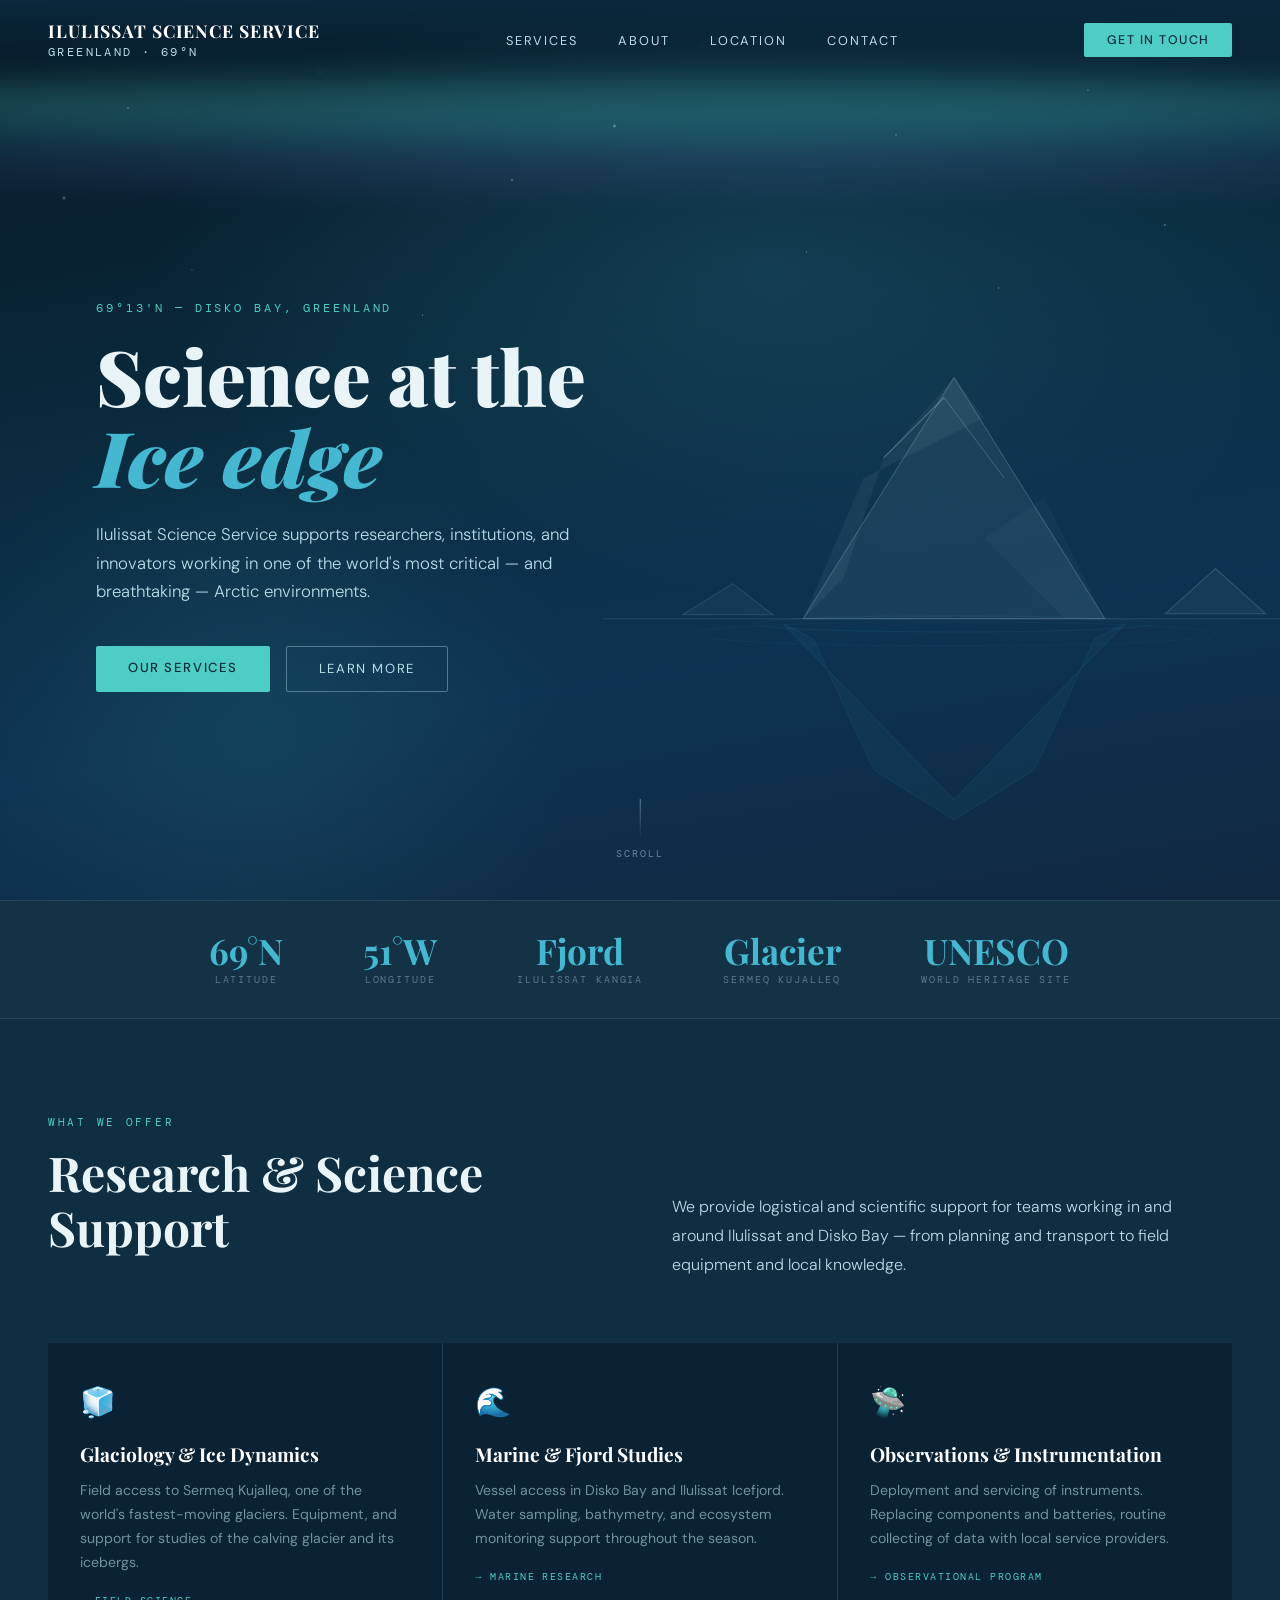
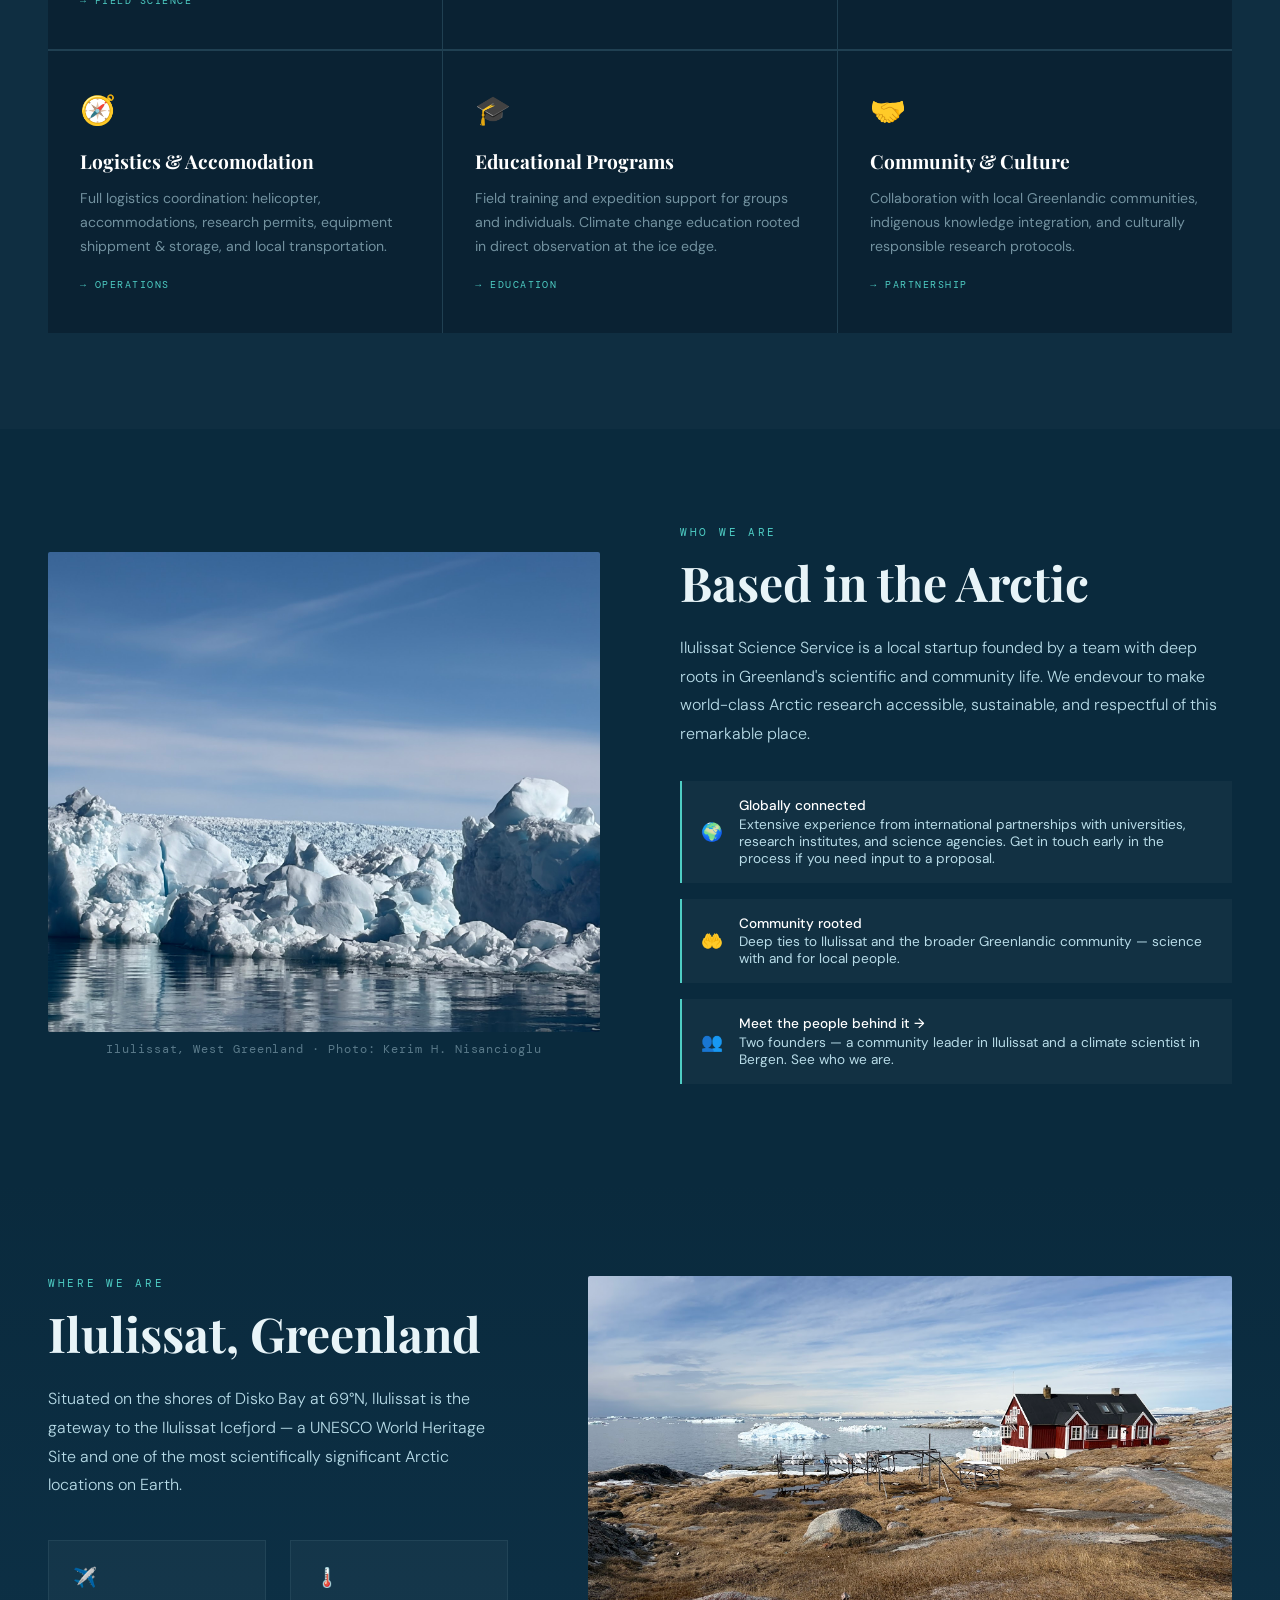
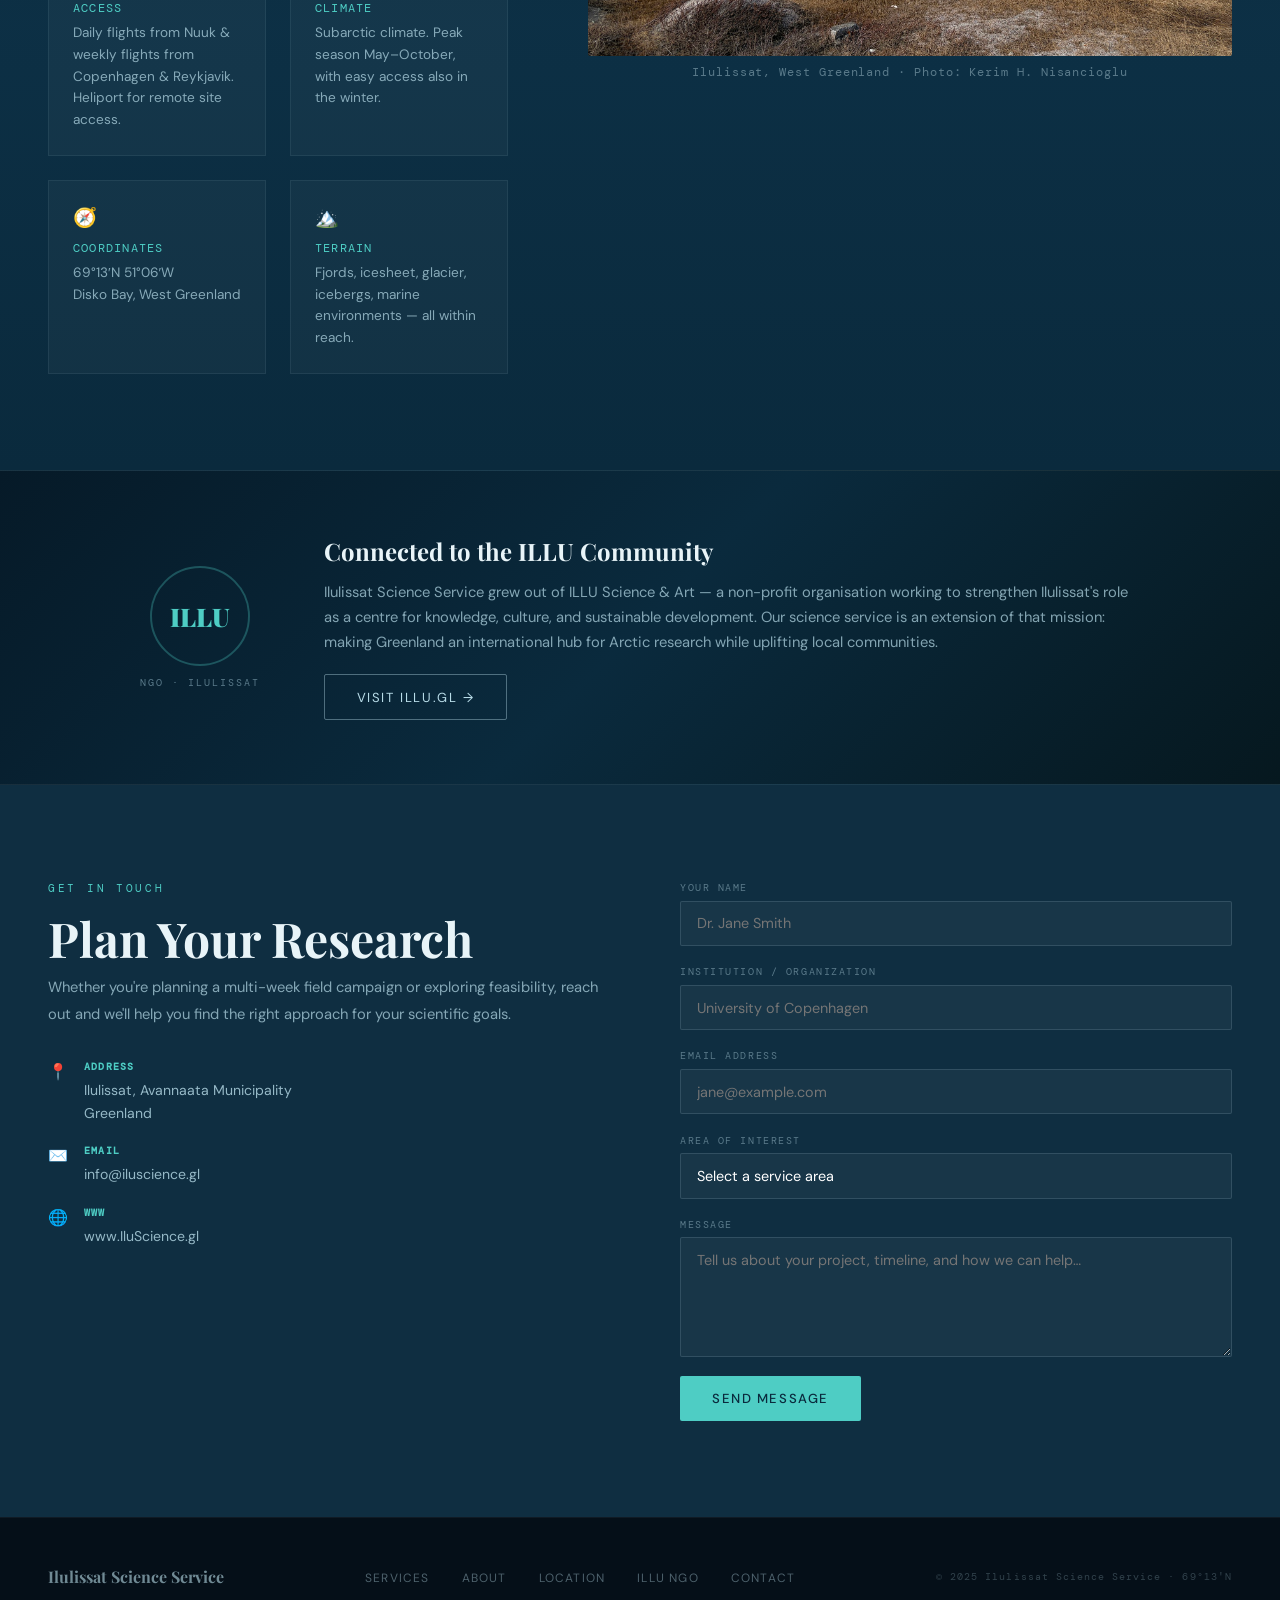
<file: index.html>
<!DOCTYPE html>
<html lang="en">
<head>
<meta charset="UTF-8">
<meta name="viewport" content="width=device-width, initial-scale=1.0">
<title>Ilulissat Science Service</title>
<link href="https://fonts.googleapis.com/css2?family=Playfair+Display:wght@400;700;900&family=DM+Sans:wght@300;400;500&family=DM+Mono:wght@400;500&display=swap" rel="stylesheet">
<style>
:root {
--ice: #e8f4f8;
--glacier: #b8dce8;
--deep: #0a2a3d;
--ocean: #1a4a6b;
--aurora-green: #4ecdc4;
--aurora-blue: #45b7d1;
--aurora-purple: #a29bfe;
--warm: #f5e6c8;
--text: #0d1f2d;
--muted: #5a7a8a;
}

*, *::before, *::after { box-sizing: border-box; margin: 0; padding: 0; }

html { scroll-behavior: smooth; }

body {
font-family: 'DM Sans', sans-serif;
background: var(--deep);
color: var(--ice);
overflow-x: hidden;
}

/* ── NAV ── */
nav {
position: fixed;
top: 0; left: 0; right: 0;
z-index: 100;
display: flex;
justify-content: space-between;
align-items: center;
padding: 1.2rem 3rem;
background: linear-gradient(to bottom, rgba(10,42,61,0.95), transparent);
backdrop-filter: blur(2px);
}

.nav-logo {
font-family: 'DM Mono', monospace;
font-size: 0.75rem;
letter-spacing: 0.2em;
text-transform: uppercase;
color: var(--glacier);
line-height: 1.4;
}
.nav-logo strong {
font-family: 'Playfair Display', serif;
font-size: 1.1rem;
font-weight: 700;
color: white;
display: block;
letter-spacing: 0.05em;
}

.nav-links {
display: flex;
gap: 2.5rem;
list-style: none;
}
.nav-links a {
font-size: 0.8rem;
letter-spacing: 0.15em;
text-transform: uppercase;
color: var(--glacier);
text-decoration: none;
transition: color 0.3s;
}
.nav-links a:hover { color: white; }

.nav-cta {
font-size: 0.78rem;
letter-spacing: 0.12em;
text-transform: uppercase;
color: var(--deep);
background: var(--aurora-green);
padding: 0.55rem 1.4rem;
border-radius: 2px;
text-decoration: none;
font-weight: 500;
transition: background 0.3s, transform 0.2s;
}
.nav-cta:hover { background: white; transform: translateY(-1px); }

/* ── HERO ── */
.hero {
position: relative;
min-height: 100vh;
display: flex;
align-items: flex-end;
overflow: hidden;
}

.hero-bg {
position: absolute;
inset: 0;
background:
radial-gradient(ellipse 80% 60% at 60% 30%, rgba(69,183,209,0.15) 0%, transparent 60%),
radial-gradient(ellipse 50% 70% at 20% 80%, rgba(78,205,196,0.1) 0%, transparent 50%),
linear-gradient(170deg, #061624 0%, #0a2a3d 40%, #0d3352 70%, #112840 100%);
}

/* Iceberg SVG illustration */
.hero-iceberg {
position: absolute;
right: -2%;
bottom: 0;
width: 55%;
max-width: 750px;
opacity: 0.9;
}

/* Aurora strips */
.aurora {
position: absolute;
top: 0; left: 0; right: 0;
height: 45%;
overflow: hidden;
pointer-events: none;
}
.aurora-band {
position: absolute;
width: 140%;
left: -20%;
height: 3px;
border-radius: 100%;
filter: blur(18px);
animation: aurora-drift 8s ease-in-out infinite alternate;
}
.aurora-band:nth-child(1) {
top: 18%; background: var(--aurora-green);
height: 60px; opacity: 0.25;
animation-delay: 0s; animation-duration: 9s;
}
.aurora-band:nth-child(2) {
top: 28%; background: var(--aurora-blue);
height: 40px; opacity: 0.18;
animation-delay: 2s; animation-duration: 11s;
}
.aurora-band:nth-child(3) {
top: 38%; background: var(--aurora-purple);
height: 30px; opacity: 0.12;
animation-delay: 4s; animation-duration: 7s;
}
@keyframes aurora-drift {
from { transform: translateX(0) skewY(-1deg); opacity: 0.1; }
to   { transform: translateX(8%) skewY(1deg); opacity: 0.3; }
}

/* Stars */
.stars {
position: absolute;
inset: 0;
background-image:
radial-gradient(1px 1px at 10% 12%, rgba(255,255,255,0.7) 0%, transparent 100%),
radial-gradient(1px 1px at 25% 8%, rgba(255,255,255,0.5) 0%, transparent 100%),
radial-gradient(1px 1px at 40% 20%, rgba(255,255,255,0.8) 0%, transparent 100%),
radial-gradient(1px 1px at 55% 5%, rgba(255,255,255,0.4) 0%, transparent 100%),
radial-gradient(1px 1px at 70% 15%, rgba(255,255,255,0.6) 0%, transparent 100%),
radial-gradient(1px 1px at 85% 10%, rgba(255,255,255,0.5) 0%, transparent 100%),
radial-gradient(1px 1px at 15% 30%, rgba(255,255,255,0.3) 0%, transparent 100%),
radial-gradient(1px 1px at 33% 35%, rgba(255,255,255,0.5) 0%, transparent 100%),
radial-gradient(1px 1px at 63% 28%, rgba(255,255,255,0.4) 0%, transparent 100%),
radial-gradient(1px 1px at 78% 32%, rgba(255,255,255,0.6) 0%, transparent 100%),
radial-gradient(2px 2px at 5% 22%, rgba(255,255,255,0.4) 0%, transparent 100%),
radial-gradient(2px 2px at 48% 14%, rgba(255,255,255,0.5) 0%, transparent 100%),
radial-gradient(1.5px 1.5px at 91% 25%, rgba(255,255,255,0.4) 0%, transparent 100%);
}

.hero-content {
position: relative;
z-index: 10;
padding: 0 3rem 7rem;
max-width: 640px;
animation: fade-up 1.2s ease both;
}

@keyframes fade-up {
from { opacity: 0; transform: translateY(30px); }
to   { opacity: 1; transform: translateY(0); }
}

.hero-eyebrow {
font-family: 'DM Mono', monospace;
font-size: 0.72rem;
letter-spacing: 0.25em;
text-transform: uppercase;
color: var(--aurora-green);
margin-bottom: 1.2rem;
animation: fade-up 1.2s 0.2s ease both;
}

.hero h1 {
font-family: 'Playfair Display', serif;
font-size: clamp(2.8rem, 6vw, 5rem);
font-weight: 900;
line-height: 1.05;
margin-bottom: 1.5rem;
animation: fade-up 1.2s 0.3s ease both;
}
.hero h1 em {
font-style: italic;
color: var(--aurora-blue);
}

.hero-sub {
font-size: 1.05rem;
font-weight: 300;
line-height: 1.7;
color: var(--glacier);
max-width: 480px;
margin-bottom: 2.5rem;
animation: fade-up 1.2s 0.5s ease both;
}

.hero-actions {
display: flex;
gap: 1rem;
flex-wrap: wrap;
animation: fade-up 1.2s 0.7s ease both;
}

.btn-primary {
display: inline-block;
padding: 0.85rem 2rem;
background: var(--aurora-green);
color: var(--deep);
font-size: 0.82rem;
font-weight: 500;
letter-spacing: 0.12em;
text-transform: uppercase;
text-decoration: none;
border-radius: 2px;
transition: background 0.3s, transform 0.2s;
}
.btn-primary:hover { background: white; transform: translateY(-2px); }

.btn-ghost {
display: inline-block;
padding: 0.85rem 2rem;
border: 1px solid rgba(184,220,232,0.4);
color: var(--glacier);
font-size: 0.82rem;
font-weight: 400;
letter-spacing: 0.12em;
text-transform: uppercase;
text-decoration: none;
border-radius: 2px;
transition: border-color 0.3s, color 0.3s;
}
.btn-ghost:hover { border-color: white; color: white; }

.hero-scroll {
position: absolute;
bottom: 2.5rem;
left: 50%;
transform: translateX(-50%);
display: flex;
flex-direction: column;
align-items: center;
gap: 0.5rem;
color: rgba(184,220,232,0.5);
font-family: 'DM Mono', monospace;
font-size: 0.65rem;
letter-spacing: 0.2em;
text-transform: uppercase;
animation: bounce 2s ease-in-out infinite;
z-index: 10;
}
.scroll-line {
width: 1px;
height: 40px;
background: linear-gradient(to bottom, rgba(184,220,232,0.5), transparent);
}
@keyframes bounce {
0%, 100% { transform: translateX(-50%) translateY(0); }
50% { transform: translateX(-50%) translateY(6px); }
}

/* ── STATS BAR ── */
.stats-bar {
background: rgba(255,255,255,0.04);
border-top: 1px solid rgba(184,220,232,0.1);
border-bottom: 1px solid rgba(184,220,232,0.1);
padding: 2rem 3rem;
display: flex;
justify-content: center;
gap: 5rem;
flex-wrap: wrap;
}

.stat {
text-align: center;
}
.stat-num {
font-family: 'Playfair Display', serif;
font-size: 2.2rem;
font-weight: 700;
color: var(--aurora-blue);
line-height: 1;
margin-bottom: 0.3rem;
}
.stat-label {
font-family: 'DM Mono', monospace;
font-size: 0.65rem;
letter-spacing: 0.18em;
text-transform: uppercase;
color: var(--muted);
}

/* ── SECTION COMMON ── */
section {
padding: 6rem 3rem;
}

.section-label {
font-family: 'DM Mono', monospace;
font-size: 0.68rem;
letter-spacing: 0.25em;
text-transform: uppercase;
color: var(--aurora-green);
margin-bottom: 1rem;
}

.section-title {
font-family: 'Playfair Display', serif;
font-size: clamp(2rem, 4vw, 3rem);
font-weight: 700;
line-height: 1.15;
margin-bottom: 1.5rem;
}

.section-body {
font-size: 1rem;
font-weight: 300;
line-height: 1.8;
color: var(--glacier);
max-width: 540px;
}

/* ── SERVICES ── */
.services {
background: rgba(255,255,255,0.02);
}

.services-inner {
max-width: 1200px;
margin: 0 auto;
}

.services-header {
display: grid;
grid-template-columns: 1fr 1fr;
gap: 4rem;
margin-bottom: 4rem;
align-items: end;
}

.services-grid {
display: grid;
grid-template-columns: repeat(3, 1fr);
gap: 1.5px;
background: rgba(184,220,232,0.1);
}

.service-card {
background: #0a2233;
padding: 2.5rem 2rem;
position: relative;
overflow: hidden;
cursor: pointer;
transition: background 0.4s;
}
.service-card::before {
content: '';
position: absolute;
top: 0; left: 0; right: 0;
height: 2px;
background: linear-gradient(90deg, var(--aurora-green), var(--aurora-blue));
transform: scaleX(0);
transform-origin: left;
transition: transform 0.4s;
}
.service-card:hover { background: #0d2a3f; }
.service-card:hover::before { transform: scaleX(1); }

.service-icon {
font-size: 1.8rem;
margin-bottom: 1.2rem;
display: block;
}

.service-card h3 {
font-family: 'Playfair Display', serif;
font-size: 1.2rem;
font-weight: 700;
margin-bottom: 0.8rem;
color: white;
}

.service-card p {
font-size: 0.88rem;
line-height: 1.7;
color: var(--muted);
color: rgba(184,220,232,0.6);
}

.service-tag {
display: inline-block;
margin-top: 1.2rem;
font-family: 'DM Mono', monospace;
font-size: 0.62rem;
letter-spacing: 0.15em;
text-transform: uppercase;
color: var(--aurora-green);
}

/* ── ABOUT SPLIT ── */
.about-inner {
  max-width: 1200px;
  margin: 0 auto;
  display: grid;
  grid-template-columns: 1fr 1fr;
  gap: 5rem;
  align-items: center;
}

.about-photo-col img {
  width: 100%;
  height: 480px;
  object-fit: cover;
  object-position: center;
  display: block;
  border-radius: 2px;
}

.about {
max-width: 1200px;
margin: 0 auto;
display: grid;
grid-template-columns: 1fr 1fr;
gap: 6rem;
align-items: center;
}

.about-visual {
position: relative;
height: 520px;
}

.about-card {
position: absolute;
background: rgba(255,255,255,0.04);
border: 1px solid rgba(184,220,232,0.12);
backdrop-filter: blur(10px);
padding: 2rem;
border-radius: 2px;
}
.about-card-main {
top: 0; left: 0; right: 0;
height: 340px;
background: linear-gradient(135deg, #0d3352 0%, #0a2233 100%);
display: flex;
align-items: center;
justify-content: center;
overflow: hidden;
padding: 0;
}
.about-card-main img {
width: 100%;
height: 100%;
object-fit: cover;
object-position: center;
display: block;
}

.iceberg-mini {
opacity: 0.6;
}

.about-card-stat {
bottom: 0; right: 0;
width: 220px;
text-align: center;
background: rgba(10,34,51,0.95);
border-color: rgba(78,205,196,0.2);
}
.about-card-stat .big-num {
font-family: 'Playfair Display', serif;
font-size: 3rem;
font-weight: 900;
color: var(--aurora-green);
line-height: 1;
}
.about-card-stat .small-label {
font-family: 'DM Mono', monospace;
font-size: 0.65rem;
letter-spacing: 0.15em;
text-transform: uppercase;
color: var(--muted);
margin-top: 0.4rem;
}

.about-card-badge {
top: 50%; left: -2rem;
width: 160px;
height: 120px;
padding: 0;
background: rgba(10,34,51,0.95);
border-color: rgba(69,183,209,0.2);
text-align: center;
overflow: hidden;
}
.about-card-badge img {
width: 100%;
height: 100%;
object-fit: cover;
object-position: center;
display: block;
}
.about-card-badge .badge-icon { font-size: 1.4rem; margin-bottom: 0.4rem; }
.about-card-badge .badge-text {
font-family: 'DM Mono', monospace;
font-size: 0.62rem;
letter-spacing: 0.12em;
text-transform: uppercase;
color: var(--glacier);
}

.about-text .section-body { margin-bottom: 2rem; }

.about-photo {
  margin-top: 2rem;
  overflow: hidden;
  border-radius: 2px;
}
.about-photo img {
  width: 100%;
  height: 260px;
  object-fit: cover;
  object-position: center;
  display: block;
}

.about-pillars {
display: flex;
flex-direction: column;
gap: 1rem;
margin-top: 2rem;
}
.pillar {
display: flex;
align-items: center;
gap: 1rem;
padding: 1rem 1.2rem;
background: rgba(255,255,255,0.03);
border-left: 2px solid var(--aurora-green);
}
.pillar-icon { font-size: 1.1rem; }
.pillar-text {
font-size: 0.85rem;
font-weight: 400;
color: var(--glacier);
}
.pillar-text strong {
display: block;
font-weight: 500;
color: white;
margin-bottom: 0.1rem;
}
a.pillar { transition: background 0.3s, transform 0.2s; }
a.pillar:hover { background: rgba(78,205,196,0.08); transform: translateX(3px); }

/* ── LOCATION ── */
.location-section {
background: linear-gradient(180deg, transparent, rgba(22,70,100,0.2), transparent);
}
.location-inner {
max-width: 1200px;
margin: 0 auto;
display: grid;
grid-template-columns: 1fr 1.4fr;
gap: 5rem;
align-items: start;
}

.location-map-area {
position: relative;
background: rgba(10,34,51,0.8);
border: 1px solid rgba(184,220,232,0.1);
height: 380px;
display: flex;
align-items: center;
justify-content: center;
overflow: hidden;
}

/* ── LOCATION PHOTO ── */
.location-photo-area {
position: relative;
height: 380px;
overflow: hidden;
border-radius: 2px;
}
.location-photo-area img {
width: 100%;
height: 100%;
object-fit: cover;
object-position: center;
display: block;
}
.photo-caption {
font-size: 0.72rem;
color: var(--muted);
margin-top: 0.6rem;
text-align: center;
font-family: 'DM Mono', monospace;
letter-spacing: 0.08em;
}

.map-placeholder {
text-align: center;
color: var(--muted);
}
.map-placeholder .coords {
font-family: 'DM Mono', monospace;
font-size: 0.8rem;
letter-spacing: 0.1em;
color: var(--aurora-blue);
margin-top: 0.5rem;
}

/* Greenland SVG map */
.greenland-svg {
width: 100%;
height: 100%;
position: absolute;
inset: 0;
}

.location-facts {
display: grid;
grid-template-columns: 1fr 1fr;
gap: 1.5rem;
}

.fact-card {
padding: 1.5rem;
background: rgba(255,255,255,0.03);
border: 1px solid rgba(184,220,232,0.08);
}
.fact-icon { font-size: 1.2rem; margin-bottom: 0.6rem; }
.fact-title {
font-size: 0.78rem;
font-family: 'DM Mono', monospace;
letter-spacing: 0.1em;
text-transform: uppercase;
color: var(--aurora-green);
margin-bottom: 0.4rem;
}
.fact-desc {
font-size: 0.85rem;
line-height: 1.6;
color: rgba(184,220,232,0.7);
}

/* ── NGO BANNER ── */
.ngo-banner {
background: linear-gradient(135deg, #061a28 0%, #0a2a3d 50%, #06181f 100%);
border-top: 1px solid rgba(184,220,232,0.1);
border-bottom: 1px solid rgba(184,220,232,0.1);
padding: 4rem 3rem;
}
.ngo-inner {
max-width: 1000px;
margin: 0 auto;
display: flex;
align-items: center;
gap: 4rem;
}
.ngo-logo-area {
flex-shrink: 0;
text-align: center;
}
.ngo-logo-circle {
width: 100px;
height: 100px;
border-radius: 50%;
border: 2px solid rgba(78,205,196,0.3);
display: flex;
align-items: center;
justify-content: center;
font-family: 'Playfair Display', serif;
font-size: 1.6rem;
font-weight: 900;
color: var(--aurora-green);
margin: 0 auto 0.6rem;
}
.ngo-logo-name {
font-family: 'DM Mono', monospace;
font-size: 0.62rem;
letter-spacing: 0.2em;
text-transform: uppercase;
color: var(--muted);
}
.ngo-text h3 {
font-family: 'Playfair Display', serif;
font-size: 1.5rem;
margin-bottom: 0.8rem;
}
.ngo-text p {
font-size: 0.92rem;
line-height: 1.7;
color: rgba(184,220,232,0.7);
margin-bottom: 1.2rem;
}

/* ── CONTACT ── */
.contact-section {
background: rgba(255,255,255,0.02);
}
.contact-inner {
max-width: 1200px;
margin: 0 auto;
display: grid;
grid-template-columns: 1fr 1fr;
gap: 5rem;
}
.contact-form {
display: flex;
flex-direction: column;
gap: 1.2rem;
}
.form-group {
display: flex;
flex-direction: column;
gap: 0.4rem;
}
.form-group label {
font-family: 'DM Mono', monospace;
font-size: 0.65rem;
letter-spacing: 0.15em;
text-transform: uppercase;
color: var(--muted);
}
.form-group input,
.form-group textarea,
.form-group select {
background: rgba(255,255,255,0.04);
border: 1px solid rgba(184,220,232,0.15);
color: white;
font-family: 'DM Sans', sans-serif;
font-size: 0.9rem;
padding: 0.8rem 1rem;
outline: none;
border-radius: 2px;
transition: border-color 0.3s;
appearance: none;
}
.form-group input:focus,
.form-group textarea:focus,
.form-group select:focus {
border-color: var(--aurora-green);
}
.form-group textarea { min-height: 120px; resize: vertical; }
.form-group select option { background: #0a2233; }

.contact-info h3 {
font-family: 'Playfair Display', serif;
font-size: 1.6rem;
margin-bottom: 1rem;
}
.contact-info p {
font-size: 0.92rem;
line-height: 1.8;
color: rgba(184,220,232,0.7);
margin-bottom: 2rem;
}
.contact-detail {
display: flex;
align-items: flex-start;
gap: 1rem;
margin-bottom: 1.2rem;
}
.contact-detail-icon {
font-size: 1rem;
margin-top: 2px;
flex-shrink: 0;
}
.contact-detail-text {
font-size: 0.88rem;
line-height: 1.6;
color: rgba(184,220,232,0.8);
}
.contact-detail-text strong {
font-family: 'DM Mono', monospace;
font-size: 0.65rem;
letter-spacing: 0.12em;
text-transform: uppercase;
color: var(--aurora-green);
display: block;
margin-bottom: 0.2rem;
}

/* ── FOOTER ── */
footer {
background: #050f18;
padding: 3rem;
display: flex;
justify-content: space-between;
align-items: center;
flex-wrap: wrap;
gap: 1.5rem;
border-top: 1px solid rgba(184,220,232,0.06);
}
.footer-logo {
font-family: 'Playfair Display', serif;
font-size: 1rem;
font-weight: 700;
color: rgba(184,220,232,0.6);
}
.footer-links {
display: flex;
gap: 2rem;
list-style: none;
}
.footer-links a {
font-size: 0.75rem;
letter-spacing: 0.1em;
text-transform: uppercase;
color: rgba(184,220,232,0.4);
text-decoration: none;
transition: color 0.3s;
}
.footer-links a:hover { color: var(--glacier); }
.footer-copy {
font-family: 'DM Mono', monospace;
font-size: 0.65rem;
letter-spacing: 0.1em;
color: rgba(184,220,232,0.25);
}

/* ── RESPONSIVE ── */
@media (max-width: 900px) {
nav { padding: 1rem 1.5rem; }
.nav-links { display: none; }
section { padding: 4rem 1.5rem; }
.services-header { grid-template-columns: 1fr; gap: 1.5rem; }
.services-grid { grid-template-columns: 1fr; }
.about { grid-template-columns: 1fr; gap: 3rem; }
.about-inner { grid-template-columns: 1fr; gap: 2.5rem; }
.about-photo-col img { height: 280px; }
.about-visual { height: 300px; }
.about-card-badge { display: none; }
.location-inner { grid-template-columns: 1fr; gap: 2.5rem; }
.location-facts { grid-template-columns: 1fr 1fr; }
.contact-inner { grid-template-columns: 1fr; gap: 3rem; }
.ngo-inner { flex-direction: column; gap: 2rem; text-align: center; }
.hero-content { padding: 0 1.5rem 6rem; }
.hero-iceberg { display: none; }
.stats-bar { gap: 2.5rem; padding: 2rem 1.5rem; }
footer { flex-direction: column; align-items: flex-start; }
}
</style>
</head>
<body>

<!-- NAV -->
<nav>
<div class="nav-logo">
<strong>Ilulissat Science Service</strong>
Greenland · 69°N
</div>
<ul class="nav-links">
<li><a href="#services">Services</a></li>
<li><a href="#about">About</a></li>
<li><a href="#location">Location</a></li>
<li><a href="#contact">Contact</a></li>
</ul>
<a href="#contact" class="nav-cta">Get in Touch</a>
</nav>

<!-- HERO -->
<section class="hero">
<div class="hero-bg"></div>
<div class="stars"></div>
<div class="aurora">
<div class="aurora-band"></div>
<div class="aurora-band"></div>
<div class="aurora-band"></div>
</div>

<!-- Iceberg SVG -->
<svg class="hero-iceberg" viewBox="0 0 700 600" fill="none" xmlns="http://www.w3.org/2000/svg">
<!-- Water surface line -->
<line x1="0" y1="320" x2="700" y2="320" stroke="rgba(184,220,232,0.15)" stroke-width="1"/>
<!-- Above water iceberg -->
<polygon points="200,320 350,80 500,320" fill="rgba(184,220,232,0.08)" stroke="rgba(184,220,232,0.25)" stroke-width="1"/>
<polygon points="200,320 260,180 380,120 350,80 280,160 240,280" fill="rgba(232,244,248,0.06)"/>
<polygon points="380,240 440,200 500,320 460,320" fill="rgba(184,220,232,0.04)"/>
<!-- Reflection/Below water -->
<polygon points="180,325 350,500 520,325 490,340 430,470 350,520 270,470 210,340" fill="rgba(69,183,209,0.05)" stroke="rgba(69,183,209,0.1)" stroke-width="1"/>
<!-- Small bergs -->
<polygon points="560,315 610,270 660,315" fill="rgba(184,220,232,0.06)" stroke="rgba(184,220,232,0.2)" stroke-width="1"/>
<polygon points="80,316 130,285 170,316" fill="rgba(184,220,232,0.05)" stroke="rgba(184,220,232,0.15)" stroke-width="1"/>
<!-- Ice highlights -->
<line x1="280" y1="160" x2="340" y2="100" stroke="rgba(232,244,248,0.3)" stroke-width="1"/>
<line x1="340" y1="100" x2="400" y2="180" stroke="rgba(232,244,248,0.2)" stroke-width="1"/>
<!-- Water ripples -->
<ellipse cx="350" cy="325" rx="200" ry="8" stroke="rgba(69,183,209,0.1)" stroke-width="1" fill="none"/>
<ellipse cx="350" cy="335" rx="260" ry="12" stroke="rgba(69,183,209,0.06)" stroke-width="1" fill="none"/>
</svg>

<div class="hero-content">
<p class="hero-eyebrow">69°13′N — Disko Bay, Greenland</p>
<h1>Science at the<br><em>Ice edge</em></h1>
<p class="hero-sub">Ilulissat Science Service supports researchers, institutions, and innovators working in one of the world's most critical — and breathtaking — Arctic environments.</p>
<div class="hero-actions">
<a href="#services" class="btn-primary">Our Services</a>
<a href="#about" class="btn-ghost">Learn More</a>
</div>
</div>

<div class="hero-scroll">
<div class="scroll-line"></div>
Scroll
</div>
</section>

<!-- STATS BAR -->
<div class="stats-bar">
<div class="stat">
<div class="stat-num">69°N</div>
<div class="stat-label">Latitude</div>
</div>
<div class="stat">
<div class="stat-num">51°W</div>
<div class="stat-label">Longitude</div>
</div>
<div class="stat">
<div class="stat-num">Fjord</div>
<div class="stat-label">Ilulissat Kangia</div>
</div>
<div class="stat">
<div class="stat-num">Glacier</div>
<div class="stat-label">Sermeq Kujalleq</div>
</div>
<div class="stat">
<div class="stat-num">UNESCO</div>
<div class="stat-label">World Heritage Site</div>
</div>
</div>

<!-- SERVICES -->
<section class="services" id="services">
<div class="services-inner">
<div class="services-header">
<div>
<p class="section-label">What we offer</p>
<h2 class="section-title">Research &amp; Science Support</h2>
</div>
<p class="section-body">We provide logistical and scientific support for teams working in and around Ilulissat and Disko Bay — from planning and transport to field equipment and local knowledge.</p>
</div>
<div class="services-grid">
<div class="service-card">
<span class="service-icon">🧊</span>
<h3>Glaciology &amp; Ice Dynamics</h3>
<p>Field access to Sermeq Kujalleq, one of the world's fastest-moving glaciers. Equipment, and support for studies of the calving glacier and its icebergs.</p>
<span class="service-tag">→ Field science</span>
</div>
<div class="service-card">
<span class="service-icon">🌊</span>
<h3>Marine &amp; Fjord Studies</h3>
<p>Vessel access in Disko Bay and Ilulissat Icefjord. Water sampling, bathymetry, and ecosystem monitoring support throughout the season.</p>
<span class="service-tag">→ Marine research</span>
</div>
<div class="service-card">
<span class="service-icon">🛸</span>
<h3>Observations &amp; Instrumentation</h3>
<p>Deployment and servicing of instruments. Replacing components and batteries, routine collecting of data with local service providers.</p>
<span class="service-tag">→ Observational program</span>
</div>
<div class="service-card">
<span class="service-icon">🧭</span>
<h3>Logistics &amp; Accomodation</h3>
<p>Full logistics coordination: helicopter, accommodations, research permits, equipment shippment & storage, and local transportation.</p>
<span class="service-tag">→ Operations</span>
</div>
<div class="service-card">
<span class="service-icon">🎓</span>
<h3>Educational Programs</h3>
<p>Field training and expedition support for groups and individuals. Climate change education rooted in direct observation at the ice edge.</p>
<span class="service-tag">→ Education</span>
</div>
<div class="service-card">
<span class="service-icon">🤝</span>
<h3>Community &amp; Culture</h3>
<p>Collaboration with local Greenlandic communities, indigenous knowledge integration, and culturally responsible research protocols.</p>
<span class="service-tag">→ Partnership</span>
</div>
</div>
</div>
</section>

<!-- ABOUT -->
<section id="about">
<div class="about-inner">

  <div class="about-photo-col">
    <img src="glacier.jpeg" alt="Glacier in Ilulissat, Greenland">
    <p class="photo-caption">Ilulissat, West Greenland · Photo: Kerim H. Nisancioglu</p>
  </div>

  <div class="about-text">
    <p class="section-label">Who we are</p>
    <h2 class="section-title">Based in the Arctic</h2>
    <p class="section-body">Ilulissat Science Service is a local startup founded by a team with deep roots in Greenland's scientific and community life. We endevour to make world-class Arctic research accessible, sustainable, and respectful of this remarkable place.</p>
    <div class="about-pillars">
      <div class="pillar">
        <span class="pillar-icon">🌍</span>
        <div class="pillar-text">
          <strong>Globally connected</strong>
          Extensive experience from international partnerships with universities, research institutes, and science agencies. Get in touch early in the process if you need input to a proposal.
        </div>
      </div>
      <div class="pillar">
        <span class="pillar-icon">🤲</span>
        <div class="pillar-text">
          <strong>Community rooted</strong>
          Deep ties to Ilulissat and the broader Greenlandic community — science with and for local people.
        </div>
       </div>
       <a href="team.html" class="pillar" style="text-decoration:none; cursor:pointer">
        <span class="pillar-icon">👥</span>
        <div class="pillar-text">
         <strong>Meet the people behind it →</strong>
         Two founders — a community leader in Ilulissat and a climate scientist in Bergen. See who we are.
      </div>
     </a>
    </div>
  </div>

</div>
</section>

<!-- LOCATION -->
<section class="location-section" id="location">
<div class="location-inner">
<div>
<p class="section-label">Where we are</p>
<h2 class="section-title">Ilulissat, Greenland</h2>
<p class="section-body" style="margin-bottom:2.5rem;">Situated on the shores of Disko Bay at 69°N, Ilulissat is the gateway to the Ilulissat Icefjord — a UNESCO World Heritage Site and one of the most scientifically significant Arctic locations on Earth.</p>
<div class="location-facts">
<div class="fact-card">
<div class="fact-icon">✈️</div>
<div class="fact-title">Access</div>
<div class="fact-desc">Daily flights from Nuuk &amp; weekly flights from Copenhagen & Reykjavik. Heliport for remote site access.</div>
</div>
<div class="fact-card">
<div class="fact-icon">🌡️</div>
<div class="fact-title">Climate</div>
<div class="fact-desc">Subarctic climate. Peak season May–October, with easy access also in the winter.</div>
</div>
<div class="fact-card">
<div class="fact-icon">🧭</div>
<div class="fact-title">Coordinates</div>
<div class="fact-desc">69°13′N 51°06′W<br>Disko Bay, West Greenland</div>
</div>
<div class="fact-card">
<div class="fact-icon">🏔️</div>
<div class="fact-title">Terrain</div>
<div class="fact-desc">Fjords, icesheet, glacier, icebergs, marine environments — all within reach.</div>
</div>
</div>
</div>

   <!-- PHOTO replacing SVG map -->
   <!-- Ilulissat PHOTO -->
<div>
<div class="location-photo-area">
<img
src="ilulissat.jpeg"
alt="Icebergs drifting in the Ilulissat Icefjord, Greenland"
loading="lazy"
>
</div>
<p class="photo-caption">Ilulissat, West Greenland · Photo: Kerim H. Nisancioglu</p>
</div>
</section>

<!-- NGO BANNER -->
<div class="ngo-banner">
<div class="ngo-inner">
<div class="ngo-logo-area">
<div class="ngo-logo-circle">ILLU</div>
<div class="ngo-logo-name">NGO · Ilulissat</div>
</div>
<div class="ngo-text">
<h3>Connected to the ILLU Community</h3>
<p>Ilulissat Science Service grew out of ILLU Science & Art — a non-profit organisation working to strengthen Ilulissat's role as a centre for knowledge, culture, and sustainable development. Our science service is an extension of that mission: making Greenland an international hub for Arctic research while uplifting local communities.</p>
<a href="https://illu.gl" target="_blank" class="btn-ghost" style="display:inline-block">Visit illu.gl →</a>
</div>
</div>
</div>

<!-- CONTACT -->
<section class="contact-section" id="contact">
<div class="contact-inner">
<div>
<p class="section-label">Get in touch</p>
<h2 class="section-title" style="margin-bottom:0.5rem;">Plan Your Research</h2>
<div class="contact-info">
<p>Whether you're planning a multi-week field campaign or exploring feasibility, reach out and we'll help you find the right approach for your scientific goals.</p>
<div class="contact-detail">
<span class="contact-detail-icon">📍</span>
<div class="contact-detail-text">
<strong>Address</strong>
Ilulissat, Avannaata Municipality<br>Greenland
</div>
</div>
<div class="contact-detail">
<span class="contact-detail-icon">✉️</span>
<div class="contact-detail-text">
<strong>Email</strong>
info@iluscience.gl
</div>
</div>
<div class="contact-detail">
<span class="contact-detail-icon">🌐</span>
<div class="contact-detail-text">
<strong>WWW</strong>
www.IluScience.gl
</div>
</div>
</div>
</div>
<form class="contact-form" action="https://formspree.io/f/xlgvdbpp" method="POST">
<div class="form-group">
<label>Your name</label>
<input type="text" name="name" placeholder="Dr. Jane Smith">
</div>
<div class="form-group">
<label>Institution / Organization</label>
<input type="text" name="institution" placeholder="University of Copenhagen">
</div>
<div class="form-group">
<label>Email address</label>
<input type="email" name="email" placeholder="jane@example.com">
</div>
<div class="form-group">
<label>Area of interest</label>
<select name="interest">
<option value="">Select a service area</option>
<option>Glaciology & Ice Research</option>
<option>Marine & Fjord Studies</option>
<option>Drone & Remote Sensing</option>
<option>Logistics & Permitting</option>
<option>Education Programs</option>
<option>Community Partnership</option>
</select>
</div>
<div class="form-group">
<label>Message</label>
<textarea name="message" placeholder="Tell us about your project, timeline, and how we can help…"></textarea>
</div>
<button type="submit" class="btn-primary" style="align-self:flex-start;cursor:pointer;border:none;font-family:'DM Sans',sans-serif;">
Send Message
</button>
</form>
</div>
</section>

<!-- FOOTER -->
<footer>
<div class="footer-logo">Ilulissat Science Service</div>
<ul class="footer-links">
<li><a href="#services">Services</a></li>
<li><a href="#about">About</a></li>
<li><a href="#location">Location</a></li>
<li><a href="https://illu.gl" target="_blank">ILLU NGO</a></li>
<li><a href="#contact">Contact</a></li>
</ul>
<div class="footer-copy">© 2025 Ilulissat Science Service · 69°13′N</div>
</footer>

</body>
</html>
</file>
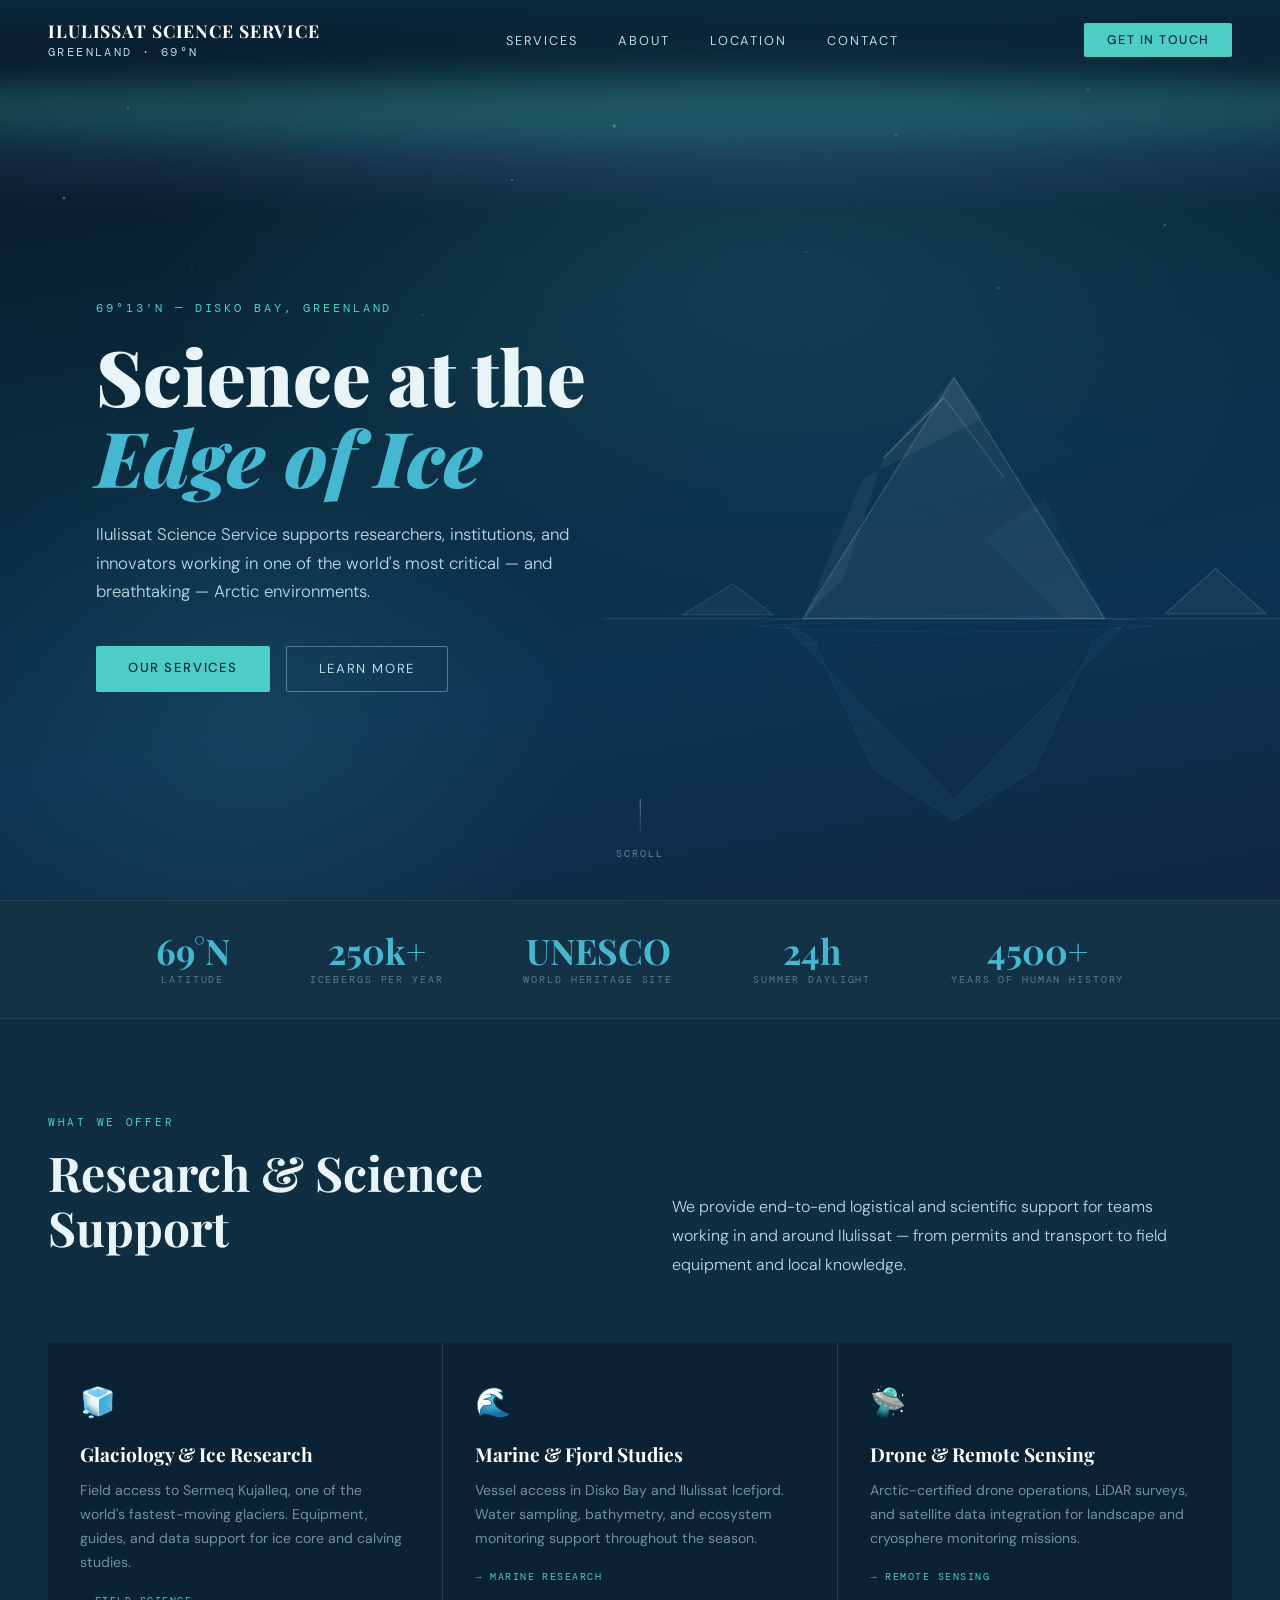
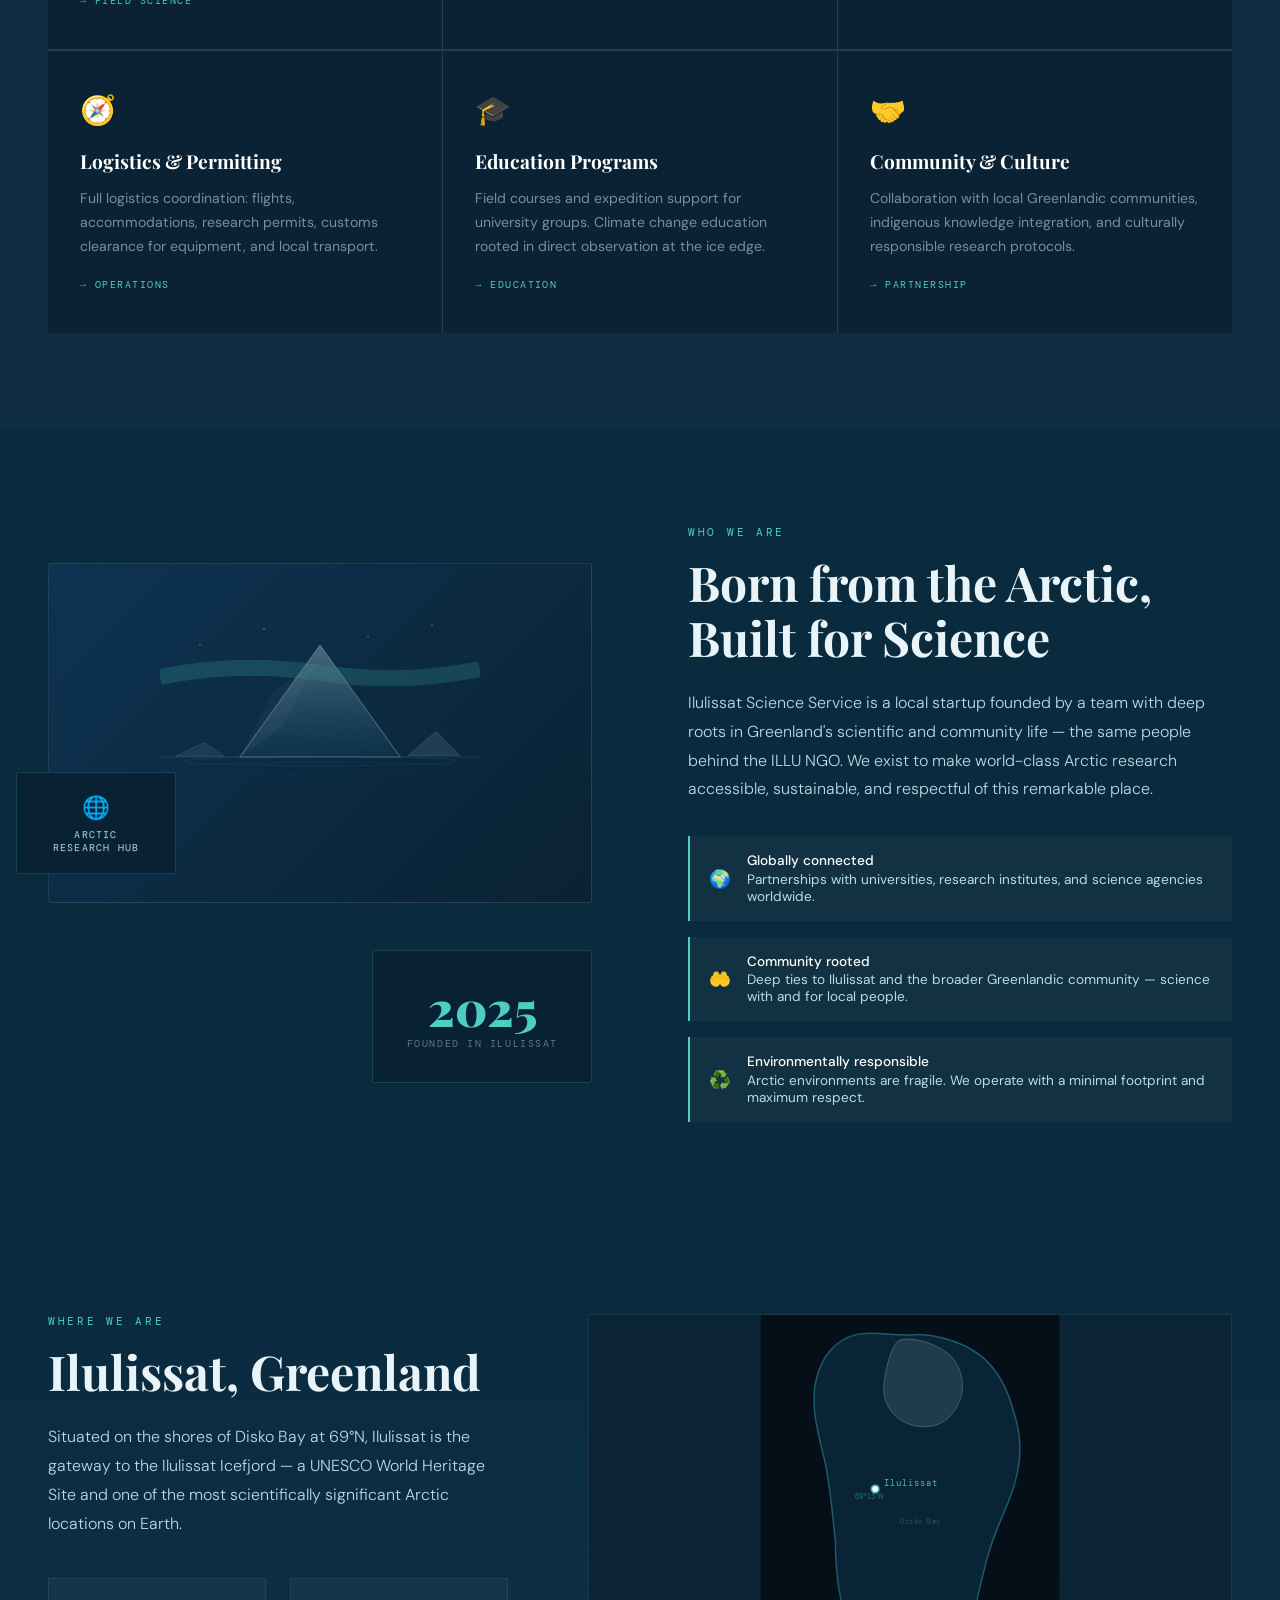
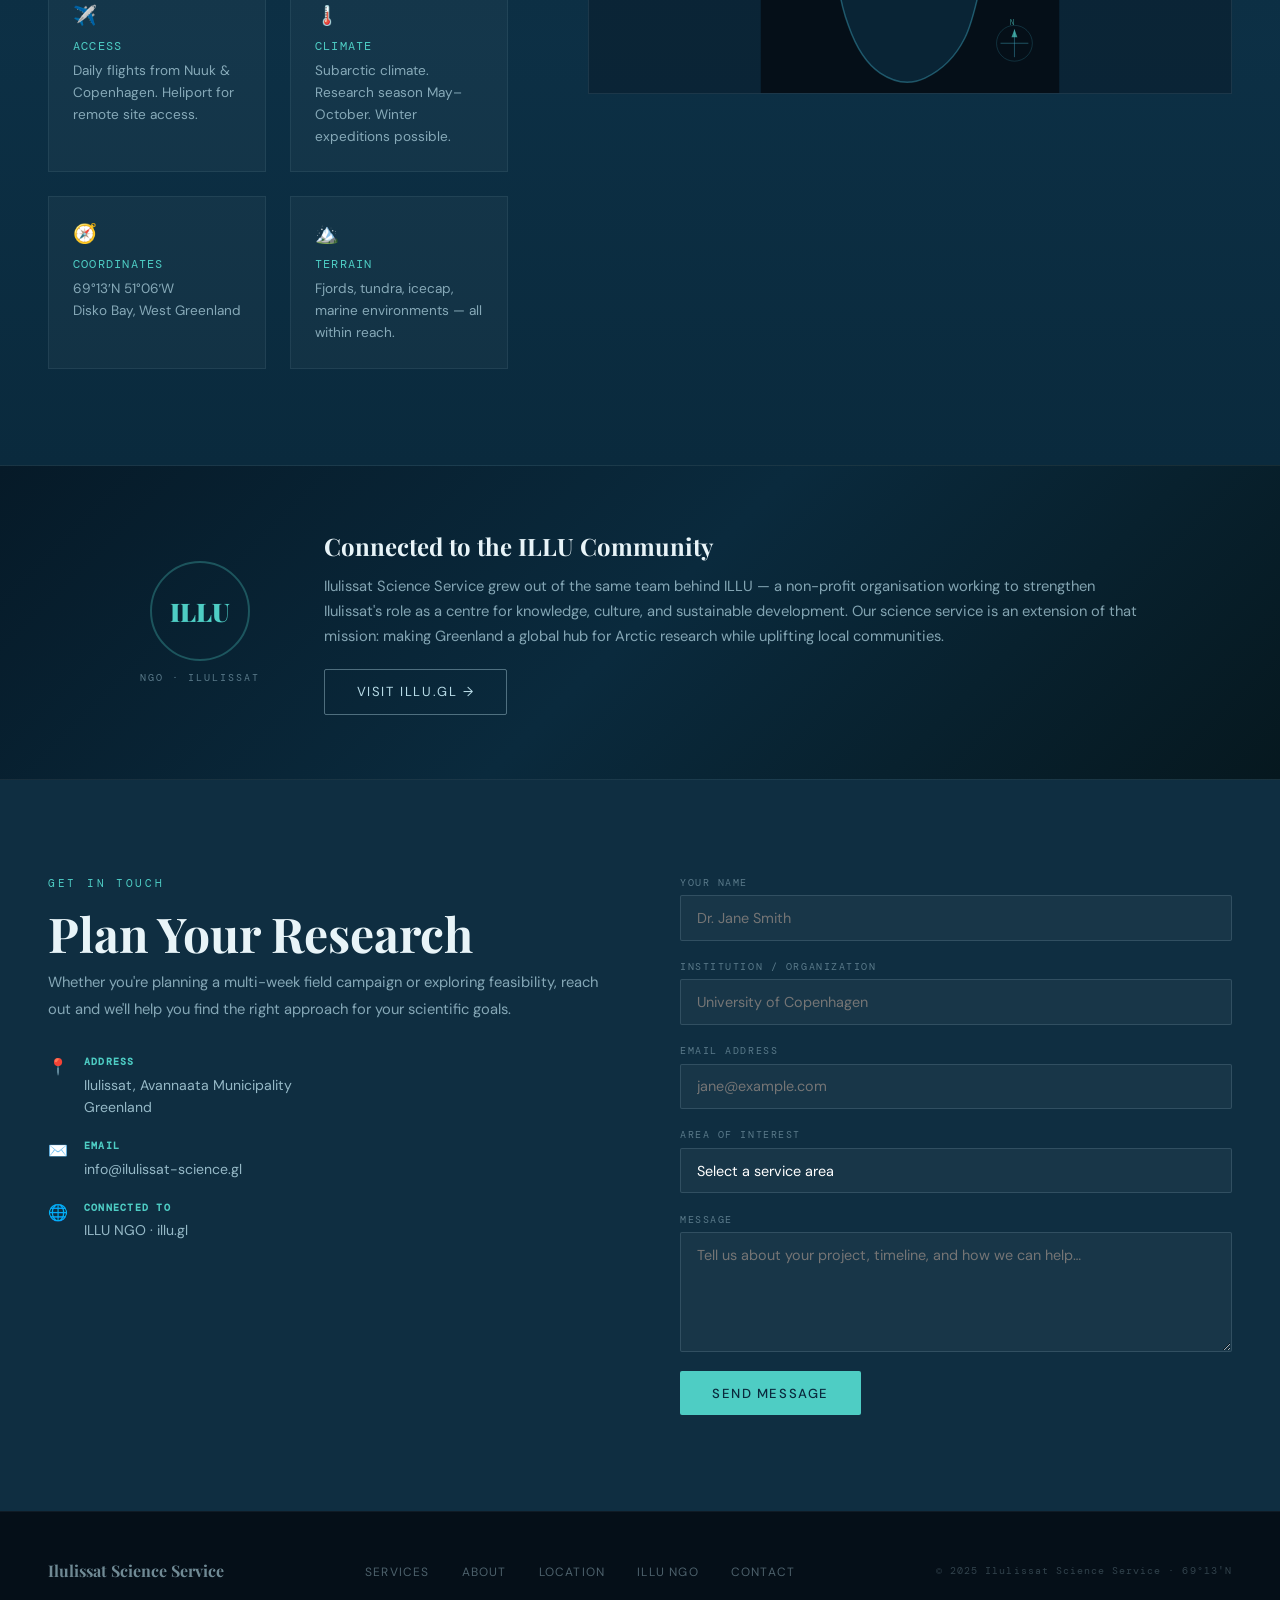
<file: Index.html>
<!DOCTYPE html>
<html lang="en">
<head>
<meta charset="UTF-8">
<meta name="viewport" content="width=device-width, initial-scale=1.0">
<title>Ilulissat Science Service</title>
<link href="https://fonts.googleapis.com/css2?family=Playfair+Display:wght@400;700;900&family=DM+Sans:wght@300;400;500&family=DM+Mono:wght@400;500&display=swap" rel="stylesheet">
<style>
  :root {
    --ice: #e8f4f8;
    --glacier: #b8dce8;
    --deep: #0a2a3d;
    --ocean: #1a4a6b;
    --aurora-green: #4ecdc4;
    --aurora-blue: #45b7d1;
    --aurora-purple: #a29bfe;
    --warm: #f5e6c8;
    --text: #0d1f2d;
    --muted: #5a7a8a;
  }

  *, *::before, *::after { box-sizing: border-box; margin: 0; padding: 0; }

  html { scroll-behavior: smooth; }

  body {
    font-family: 'DM Sans', sans-serif;
    background: var(--deep);
    color: var(--ice);
    overflow-x: hidden;
  }

  /* ── NAV ── */
  nav {
    position: fixed;
    top: 0; left: 0; right: 0;
    z-index: 100;
    display: flex;
    justify-content: space-between;
    align-items: center;
    padding: 1.2rem 3rem;
    background: linear-gradient(to bottom, rgba(10,42,61,0.95), transparent);
    backdrop-filter: blur(2px);
  }

  .nav-logo {
    font-family: 'DM Mono', monospace;
    font-size: 0.75rem;
    letter-spacing: 0.2em;
    text-transform: uppercase;
    color: var(--glacier);
    line-height: 1.4;
  }
  .nav-logo strong {
    font-family: 'Playfair Display', serif;
    font-size: 1.1rem;
    font-weight: 700;
    color: white;
    display: block;
    letter-spacing: 0.05em;
  }

  .nav-links {
    display: flex;
    gap: 2.5rem;
    list-style: none;
  }
  .nav-links a {
    font-size: 0.8rem;
    letter-spacing: 0.15em;
    text-transform: uppercase;
    color: var(--glacier);
    text-decoration: none;
    transition: color 0.3s;
  }
  .nav-links a:hover { color: white; }

  .nav-cta {
    font-size: 0.78rem;
    letter-spacing: 0.12em;
    text-transform: uppercase;
    color: var(--deep);
    background: var(--aurora-green);
    padding: 0.55rem 1.4rem;
    border-radius: 2px;
    text-decoration: none;
    font-weight: 500;
    transition: background 0.3s, transform 0.2s;
  }
  .nav-cta:hover { background: white; transform: translateY(-1px); }

  /* ── HERO ── */
  .hero {
    position: relative;
    min-height: 100vh;
    display: flex;
    align-items: flex-end;
    overflow: hidden;
  }

  .hero-bg {
    position: absolute;
    inset: 0;
    background:
      radial-gradient(ellipse 80% 60% at 60% 30%, rgba(69,183,209,0.15) 0%, transparent 60%),
      radial-gradient(ellipse 50% 70% at 20% 80%, rgba(78,205,196,0.1) 0%, transparent 50%),
      linear-gradient(170deg, #061624 0%, #0a2a3d 40%, #0d3352 70%, #112840 100%);
  }

  /* Iceberg SVG illustration */
  .hero-iceberg {
    position: absolute;
    right: -2%;
    bottom: 0;
    width: 55%;
    max-width: 750px;
    opacity: 0.9;
  }

  /* Aurora strips */
  .aurora {
    position: absolute;
    top: 0; left: 0; right: 0;
    height: 45%;
    overflow: hidden;
    pointer-events: none;
  }
  .aurora-band {
    position: absolute;
    width: 140%;
    left: -20%;
    height: 3px;
    border-radius: 100%;
    filter: blur(18px);
    animation: aurora-drift 8s ease-in-out infinite alternate;
  }
  .aurora-band:nth-child(1) {
    top: 18%; background: var(--aurora-green);
    height: 60px; opacity: 0.25;
    animation-delay: 0s; animation-duration: 9s;
  }
  .aurora-band:nth-child(2) {
    top: 28%; background: var(--aurora-blue);
    height: 40px; opacity: 0.18;
    animation-delay: 2s; animation-duration: 11s;
  }
  .aurora-band:nth-child(3) {
    top: 38%; background: var(--aurora-purple);
    height: 30px; opacity: 0.12;
    animation-delay: 4s; animation-duration: 7s;
  }
  @keyframes aurora-drift {
    from { transform: translateX(0) skewY(-1deg); opacity: 0.1; }
    to   { transform: translateX(8%) skewY(1deg); opacity: 0.3; }
  }

  /* Stars */
  .stars {
    position: absolute;
    inset: 0;
    background-image:
      radial-gradient(1px 1px at 10% 12%, rgba(255,255,255,0.7) 0%, transparent 100%),
      radial-gradient(1px 1px at 25% 8%, rgba(255,255,255,0.5) 0%, transparent 100%),
      radial-gradient(1px 1px at 40% 20%, rgba(255,255,255,0.8) 0%, transparent 100%),
      radial-gradient(1px 1px at 55% 5%, rgba(255,255,255,0.4) 0%, transparent 100%),
      radial-gradient(1px 1px at 70% 15%, rgba(255,255,255,0.6) 0%, transparent 100%),
      radial-gradient(1px 1px at 85% 10%, rgba(255,255,255,0.5) 0%, transparent 100%),
      radial-gradient(1px 1px at 15% 30%, rgba(255,255,255,0.3) 0%, transparent 100%),
      radial-gradient(1px 1px at 33% 35%, rgba(255,255,255,0.5) 0%, transparent 100%),
      radial-gradient(1px 1px at 63% 28%, rgba(255,255,255,0.4) 0%, transparent 100%),
      radial-gradient(1px 1px at 78% 32%, rgba(255,255,255,0.6) 0%, transparent 100%),
      radial-gradient(2px 2px at 5% 22%, rgba(255,255,255,0.4) 0%, transparent 100%),
      radial-gradient(2px 2px at 48% 14%, rgba(255,255,255,0.5) 0%, transparent 100%),
      radial-gradient(1.5px 1.5px at 91% 25%, rgba(255,255,255,0.4) 0%, transparent 100%);
  }

  .hero-content {
    position: relative;
    z-index: 10;
    padding: 0 3rem 7rem;
    max-width: 640px;
    animation: fade-up 1.2s ease both;
  }

  @keyframes fade-up {
    from { opacity: 0; transform: translateY(30px); }
    to   { opacity: 1; transform: translateY(0); }
  }

  .hero-eyebrow {
    font-family: 'DM Mono', monospace;
    font-size: 0.72rem;
    letter-spacing: 0.25em;
    text-transform: uppercase;
    color: var(--aurora-green);
    margin-bottom: 1.2rem;
    animation: fade-up 1.2s 0.2s ease both;
  }

  .hero h1 {
    font-family: 'Playfair Display', serif;
    font-size: clamp(2.8rem, 6vw, 5rem);
    font-weight: 900;
    line-height: 1.05;
    margin-bottom: 1.5rem;
    animation: fade-up 1.2s 0.3s ease both;
  }
  .hero h1 em {
    font-style: italic;
    color: var(--aurora-blue);
  }

  .hero-sub {
    font-size: 1.05rem;
    font-weight: 300;
    line-height: 1.7;
    color: var(--glacier);
    max-width: 480px;
    margin-bottom: 2.5rem;
    animation: fade-up 1.2s 0.5s ease both;
  }

  .hero-actions {
    display: flex;
    gap: 1rem;
    flex-wrap: wrap;
    animation: fade-up 1.2s 0.7s ease both;
  }

  .btn-primary {
    display: inline-block;
    padding: 0.85rem 2rem;
    background: var(--aurora-green);
    color: var(--deep);
    font-size: 0.82rem;
    font-weight: 500;
    letter-spacing: 0.12em;
    text-transform: uppercase;
    text-decoration: none;
    border-radius: 2px;
    transition: background 0.3s, transform 0.2s;
  }
  .btn-primary:hover { background: white; transform: translateY(-2px); }

  .btn-ghost {
    display: inline-block;
    padding: 0.85rem 2rem;
    border: 1px solid rgba(184,220,232,0.4);
    color: var(--glacier);
    font-size: 0.82rem;
    font-weight: 400;
    letter-spacing: 0.12em;
    text-transform: uppercase;
    text-decoration: none;
    border-radius: 2px;
    transition: border-color 0.3s, color 0.3s;
  }
  .btn-ghost:hover { border-color: white; color: white; }

  .hero-scroll {
    position: absolute;
    bottom: 2.5rem;
    left: 50%;
    transform: translateX(-50%);
    display: flex;
    flex-direction: column;
    align-items: center;
    gap: 0.5rem;
    color: rgba(184,220,232,0.5);
    font-family: 'DM Mono', monospace;
    font-size: 0.65rem;
    letter-spacing: 0.2em;
    text-transform: uppercase;
    animation: bounce 2s ease-in-out infinite;
    z-index: 10;
  }
  .scroll-line {
    width: 1px;
    height: 40px;
    background: linear-gradient(to bottom, rgba(184,220,232,0.5), transparent);
  }
  @keyframes bounce {
    0%, 100% { transform: translateX(-50%) translateY(0); }
    50% { transform: translateX(-50%) translateY(6px); }
  }

  /* ── STATS BAR ── */
  .stats-bar {
    background: rgba(255,255,255,0.04);
    border-top: 1px solid rgba(184,220,232,0.1);
    border-bottom: 1px solid rgba(184,220,232,0.1);
    padding: 2rem 3rem;
    display: flex;
    justify-content: center;
    gap: 5rem;
    flex-wrap: wrap;
  }

  .stat {
    text-align: center;
  }
  .stat-num {
    font-family: 'Playfair Display', serif;
    font-size: 2.2rem;
    font-weight: 700;
    color: var(--aurora-blue);
    line-height: 1;
    margin-bottom: 0.3rem;
  }
  .stat-label {
    font-family: 'DM Mono', monospace;
    font-size: 0.65rem;
    letter-spacing: 0.18em;
    text-transform: uppercase;
    color: var(--muted);
  }

  /* ── SECTION COMMON ── */
  section {
    padding: 6rem 3rem;
  }

  .section-label {
    font-family: 'DM Mono', monospace;
    font-size: 0.68rem;
    letter-spacing: 0.25em;
    text-transform: uppercase;
    color: var(--aurora-green);
    margin-bottom: 1rem;
  }

  .section-title {
    font-family: 'Playfair Display', serif;
    font-size: clamp(2rem, 4vw, 3rem);
    font-weight: 700;
    line-height: 1.15;
    margin-bottom: 1.5rem;
  }

  .section-body {
    font-size: 1rem;
    font-weight: 300;
    line-height: 1.8;
    color: var(--glacier);
    max-width: 540px;
  }

  /* ── SERVICES ── */
  .services {
    background: rgba(255,255,255,0.02);
  }

  .services-inner {
    max-width: 1200px;
    margin: 0 auto;
  }

  .services-header {
    display: grid;
    grid-template-columns: 1fr 1fr;
    gap: 4rem;
    margin-bottom: 4rem;
    align-items: end;
  }

  .services-grid {
    display: grid;
    grid-template-columns: repeat(3, 1fr);
    gap: 1.5px;
    background: rgba(184,220,232,0.1);
  }

  .service-card {
    background: #0a2233;
    padding: 2.5rem 2rem;
    position: relative;
    overflow: hidden;
    cursor: pointer;
    transition: background 0.4s;
  }
  .service-card::before {
    content: '';
    position: absolute;
    top: 0; left: 0; right: 0;
    height: 2px;
    background: linear-gradient(90deg, var(--aurora-green), var(--aurora-blue));
    transform: scaleX(0);
    transform-origin: left;
    transition: transform 0.4s;
  }
  .service-card:hover { background: #0d2a3f; }
  .service-card:hover::before { transform: scaleX(1); }

  .service-icon {
    font-size: 1.8rem;
    margin-bottom: 1.2rem;
    display: block;
  }

  .service-card h3 {
    font-family: 'Playfair Display', serif;
    font-size: 1.2rem;
    font-weight: 700;
    margin-bottom: 0.8rem;
    color: white;
  }

  .service-card p {
    font-size: 0.88rem;
    line-height: 1.7;
    color: var(--muted);
    color: rgba(184,220,232,0.6);
  }

  .service-tag {
    display: inline-block;
    margin-top: 1.2rem;
    font-family: 'DM Mono', monospace;
    font-size: 0.62rem;
    letter-spacing: 0.15em;
    text-transform: uppercase;
    color: var(--aurora-green);
  }

  /* ── ABOUT SPLIT ── */
  .about {
    max-width: 1200px;
    margin: 0 auto;
    display: grid;
    grid-template-columns: 1fr 1fr;
    gap: 6rem;
    align-items: center;
  }

  .about-visual {
    position: relative;
    height: 520px;
  }

  .about-card {
    position: absolute;
    background: rgba(255,255,255,0.04);
    border: 1px solid rgba(184,220,232,0.12);
    backdrop-filter: blur(10px);
    padding: 2rem;
    border-radius: 2px;
  }
  .about-card-main {
    top: 0; left: 0; right: 0;
    height: 340px;
    background: linear-gradient(135deg, #0d3352 0%, #0a2233 100%);
    display: flex;
    align-items: center;
    justify-content: center;
    overflow: hidden;
  }

  .iceberg-mini {
    opacity: 0.6;
  }

  .about-card-stat {
    bottom: 0; right: 0;
    width: 220px;
    text-align: center;
    background: rgba(10,34,51,0.95);
    border-color: rgba(78,205,196,0.2);
  }
  .about-card-stat .big-num {
    font-family: 'Playfair Display', serif;
    font-size: 3rem;
    font-weight: 900;
    color: var(--aurora-green);
    line-height: 1;
  }
  .about-card-stat .small-label {
    font-family: 'DM Mono', monospace;
    font-size: 0.65rem;
    letter-spacing: 0.15em;
    text-transform: uppercase;
    color: var(--muted);
    margin-top: 0.4rem;
  }

  .about-card-badge {
    top: 50%; left: -2rem;
    transform: translateY(-50%);
    width: 160px;
    padding: 1.2rem;
    background: rgba(10,34,51,0.95);
    border-color: rgba(69,183,209,0.2);
    text-align: center;
  }
  .about-card-badge .badge-icon { font-size: 1.4rem; margin-bottom: 0.4rem; }
  .about-card-badge .badge-text {
    font-family: 'DM Mono', monospace;
    font-size: 0.62rem;
    letter-spacing: 0.12em;
    text-transform: uppercase;
    color: var(--glacier);
  }

  .about-text .section-body { margin-bottom: 2rem; }

  .about-pillars {
    display: flex;
    flex-direction: column;
    gap: 1rem;
    margin-top: 2rem;
  }
  .pillar {
    display: flex;
    align-items: center;
    gap: 1rem;
    padding: 1rem 1.2rem;
    background: rgba(255,255,255,0.03);
    border-left: 2px solid var(--aurora-green);
  }
  .pillar-icon { font-size: 1.1rem; }
  .pillar-text {
    font-size: 0.85rem;
    font-weight: 400;
    color: var(--glacier);
  }
  .pillar-text strong {
    display: block;
    font-weight: 500;
    color: white;
    margin-bottom: 0.1rem;
  }

  /* ── LOCATION ── */
  .location-section {
    background: linear-gradient(180deg, transparent, rgba(22,70,100,0.2), transparent);
  }
  .location-inner {
    max-width: 1200px;
    margin: 0 auto;
    display: grid;
    grid-template-columns: 1fr 1.4fr;
    gap: 5rem;
    align-items: start;
  }

  .location-map-area {
    position: relative;
    background: rgba(10,34,51,0.8);
    border: 1px solid rgba(184,220,232,0.1);
    height: 380px;
    display: flex;
    align-items: center;
    justify-content: center;
    overflow: hidden;
  }

  .map-placeholder {
    text-align: center;
    color: var(--muted);
  }
  .map-placeholder .coords {
    font-family: 'DM Mono', monospace;
    font-size: 0.8rem;
    letter-spacing: 0.1em;
    color: var(--aurora-blue);
    margin-top: 0.5rem;
  }

  /* Greenland SVG map */
  .greenland-svg {
    width: 100%;
    height: 100%;
    position: absolute;
    inset: 0;
  }

  .location-facts {
    display: grid;
    grid-template-columns: 1fr 1fr;
    gap: 1.5rem;
  }

  .fact-card {
    padding: 1.5rem;
    background: rgba(255,255,255,0.03);
    border: 1px solid rgba(184,220,232,0.08);
  }
  .fact-icon { font-size: 1.2rem; margin-bottom: 0.6rem; }
  .fact-title {
    font-size: 0.78rem;
    font-family: 'DM Mono', monospace;
    letter-spacing: 0.1em;
    text-transform: uppercase;
    color: var(--aurora-green);
    margin-bottom: 0.4rem;
  }
  .fact-desc {
    font-size: 0.85rem;
    line-height: 1.6;
    color: rgba(184,220,232,0.7);
  }

  /* ── NGO BANNER ── */
  .ngo-banner {
    background: linear-gradient(135deg, #061a28 0%, #0a2a3d 50%, #06181f 100%);
    border-top: 1px solid rgba(184,220,232,0.1);
    border-bottom: 1px solid rgba(184,220,232,0.1);
    padding: 4rem 3rem;
  }
  .ngo-inner {
    max-width: 1000px;
    margin: 0 auto;
    display: flex;
    align-items: center;
    gap: 4rem;
  }
  .ngo-logo-area {
    flex-shrink: 0;
    text-align: center;
  }
  .ngo-logo-circle {
    width: 100px;
    height: 100px;
    border-radius: 50%;
    border: 2px solid rgba(78,205,196,0.3);
    display: flex;
    align-items: center;
    justify-content: center;
    font-family: 'Playfair Display', serif;
    font-size: 1.6rem;
    font-weight: 900;
    color: var(--aurora-green);
    margin: 0 auto 0.6rem;
  }
  .ngo-logo-name {
    font-family: 'DM Mono', monospace;
    font-size: 0.62rem;
    letter-spacing: 0.2em;
    text-transform: uppercase;
    color: var(--muted);
  }
  .ngo-text h3 {
    font-family: 'Playfair Display', serif;
    font-size: 1.5rem;
    margin-bottom: 0.8rem;
  }
  .ngo-text p {
    font-size: 0.92rem;
    line-height: 1.7;
    color: rgba(184,220,232,0.7);
    margin-bottom: 1.2rem;
  }

  /* ── CONTACT ── */
  .contact-section {
    background: rgba(255,255,255,0.02);
  }
  .contact-inner {
    max-width: 1200px;
    margin: 0 auto;
    display: grid;
    grid-template-columns: 1fr 1fr;
    gap: 5rem;
  }
  .contact-form {
    display: flex;
    flex-direction: column;
    gap: 1.2rem;
  }
  .form-group {
    display: flex;
    flex-direction: column;
    gap: 0.4rem;
  }
  .form-group label {
    font-family: 'DM Mono', monospace;
    font-size: 0.65rem;
    letter-spacing: 0.15em;
    text-transform: uppercase;
    color: var(--muted);
  }
  .form-group input,
  .form-group textarea,
  .form-group select {
    background: rgba(255,255,255,0.04);
    border: 1px solid rgba(184,220,232,0.15);
    color: white;
    font-family: 'DM Sans', sans-serif;
    font-size: 0.9rem;
    padding: 0.8rem 1rem;
    outline: none;
    border-radius: 2px;
    transition: border-color 0.3s;
    appearance: none;
  }
  .form-group input:focus,
  .form-group textarea:focus,
  .form-group select:focus {
    border-color: var(--aurora-green);
  }
  .form-group textarea { min-height: 120px; resize: vertical; }
  .form-group select option { background: #0a2233; }

  .contact-info h3 {
    font-family: 'Playfair Display', serif;
    font-size: 1.6rem;
    margin-bottom: 1rem;
  }
  .contact-info p {
    font-size: 0.92rem;
    line-height: 1.8;
    color: rgba(184,220,232,0.7);
    margin-bottom: 2rem;
  }
  .contact-detail {
    display: flex;
    align-items: flex-start;
    gap: 1rem;
    margin-bottom: 1.2rem;
  }
  .contact-detail-icon {
    font-size: 1rem;
    margin-top: 2px;
    flex-shrink: 0;
  }
  .contact-detail-text {
    font-size: 0.88rem;
    line-height: 1.6;
    color: rgba(184,220,232,0.8);
  }
  .contact-detail-text strong {
    font-family: 'DM Mono', monospace;
    font-size: 0.65rem;
    letter-spacing: 0.12em;
    text-transform: uppercase;
    color: var(--aurora-green);
    display: block;
    margin-bottom: 0.2rem;
  }

  /* ── FOOTER ── */
  footer {
    background: #050f18;
    padding: 3rem;
    display: flex;
    justify-content: space-between;
    align-items: center;
    flex-wrap: wrap;
    gap: 1.5rem;
    border-top: 1px solid rgba(184,220,232,0.06);
  }
  .footer-logo {
    font-family: 'Playfair Display', serif;
    font-size: 1rem;
    font-weight: 700;
    color: rgba(184,220,232,0.6);
  }
  .footer-links {
    display: flex;
    gap: 2rem;
    list-style: none;
  }
  .footer-links a {
    font-size: 0.75rem;
    letter-spacing: 0.1em;
    text-transform: uppercase;
    color: rgba(184,220,232,0.4);
    text-decoration: none;
    transition: color 0.3s;
  }
  .footer-links a:hover { color: var(--glacier); }
  .footer-copy {
    font-family: 'DM Mono', monospace;
    font-size: 0.65rem;
    letter-spacing: 0.1em;
    color: rgba(184,220,232,0.25);
  }

  /* ── RESPONSIVE ── */
  @media (max-width: 900px) {
    nav { padding: 1rem 1.5rem; }
    .nav-links { display: none; }
    section { padding: 4rem 1.5rem; }
    .services-header { grid-template-columns: 1fr; gap: 1.5rem; }
    .services-grid { grid-template-columns: 1fr; }
    .about { grid-template-columns: 1fr; gap: 3rem; }
    .about-visual { height: 300px; }
    .about-card-badge { display: none; }
    .location-inner { grid-template-columns: 1fr; gap: 2.5rem; }
    .location-facts { grid-template-columns: 1fr 1fr; }
    .contact-inner { grid-template-columns: 1fr; gap: 3rem; }
    .ngo-inner { flex-direction: column; gap: 2rem; text-align: center; }
    .hero-content { padding: 0 1.5rem 6rem; }
    .hero-iceberg { display: none; }
    .stats-bar { gap: 2.5rem; padding: 2rem 1.5rem; }
    footer { flex-direction: column; align-items: flex-start; }
  }
</style>
</head>
<body>

<!-- NAV -->
<nav>
  <div class="nav-logo">
    <strong>Ilulissat Science Service</strong>
    Greenland · 69°N
  </div>
  <ul class="nav-links">
    <li><a href="#services">Services</a></li>
    <li><a href="#about">About</a></li>
    <li><a href="#location">Location</a></li>
    <li><a href="#contact">Contact</a></li>
  </ul>
  <a href="#contact" class="nav-cta">Get in Touch</a>
</nav>

<!-- HERO -->
<section class="hero">
  <div class="hero-bg"></div>
  <div class="stars"></div>
  <div class="aurora">
    <div class="aurora-band"></div>
    <div class="aurora-band"></div>
    <div class="aurora-band"></div>
  </div>

  <!-- Iceberg SVG -->
  <svg class="hero-iceberg" viewBox="0 0 700 600" fill="none" xmlns="http://www.w3.org/2000/svg">
    <!-- Water surface line -->
    <line x1="0" y1="320" x2="700" y2="320" stroke="rgba(184,220,232,0.15)" stroke-width="1"/>
    <!-- Above water iceberg -->
    <polygon points="200,320 350,80 500,320" fill="rgba(184,220,232,0.08)" stroke="rgba(184,220,232,0.25)" stroke-width="1"/>
    <polygon points="200,320 260,180 380,120 350,80 280,160 240,280" fill="rgba(232,244,248,0.06)"/>
    <polygon points="380,240 440,200 500,320 460,320" fill="rgba(184,220,232,0.04)"/>
    <!-- Reflection/Below water -->
    <polygon points="180,325 350,500 520,325 490,340 430,470 350,520 270,470 210,340" fill="rgba(69,183,209,0.05)" stroke="rgba(69,183,209,0.1)" stroke-width="1"/>
    <!-- Small bergs -->
    <polygon points="560,315 610,270 660,315" fill="rgba(184,220,232,0.06)" stroke="rgba(184,220,232,0.2)" stroke-width="1"/>
    <polygon points="80,316 130,285 170,316" fill="rgba(184,220,232,0.05)" stroke="rgba(184,220,232,0.15)" stroke-width="1"/>
    <!-- Ice highlights -->
    <line x1="280" y1="160" x2="340" y2="100" stroke="rgba(232,244,248,0.3)" stroke-width="1"/>
    <line x1="340" y1="100" x2="400" y2="180" stroke="rgba(232,244,248,0.2)" stroke-width="1"/>
    <!-- Water ripples -->
    <ellipse cx="350" cy="325" rx="200" ry="8" stroke="rgba(69,183,209,0.1)" stroke-width="1" fill="none"/>
    <ellipse cx="350" cy="335" rx="260" ry="12" stroke="rgba(69,183,209,0.06)" stroke-width="1" fill="none"/>
  </svg>

  <div class="hero-content">
    <p class="hero-eyebrow">69°13′N — Disko Bay, Greenland</p>
    <h1>Science at the<br><em>Edge of Ice</em></h1>
    <p class="hero-sub">Ilulissat Science Service supports researchers, institutions, and innovators working in one of the world's most critical — and breathtaking — Arctic environments.</p>
    <div class="hero-actions">
      <a href="#services" class="btn-primary">Our Services</a>
      <a href="#about" class="btn-ghost">Learn More</a>
    </div>
  </div>

  <div class="hero-scroll">
    <div class="scroll-line"></div>
    Scroll
  </div>
</section>

<!-- STATS BAR -->
<div class="stats-bar">
  <div class="stat">
    <div class="stat-num">69°N</div>
    <div class="stat-label">Latitude</div>
  </div>
  <div class="stat">
    <div class="stat-num">250k+</div>
    <div class="stat-label">Icebergs per year</div>
  </div>
  <div class="stat">
    <div class="stat-num">UNESCO</div>
    <div class="stat-label">World Heritage Site</div>
  </div>
  <div class="stat">
    <div class="stat-num">24h</div>
    <div class="stat-label">Summer daylight</div>
  </div>
  <div class="stat">
    <div class="stat-num">4500+</div>
    <div class="stat-label">Years of human history</div>
  </div>
</div>

<!-- SERVICES -->
<section class="services" id="services">
  <div class="services-inner">
    <div class="services-header">
      <div>
        <p class="section-label">What we offer</p>
        <h2 class="section-title">Research &amp; Science Support</h2>
      </div>
      <p class="section-body">We provide end-to-end logistical and scientific support for teams working in and around Ilulissat — from permits and transport to field equipment and local knowledge.</p>
    </div>
    <div class="services-grid">
      <div class="service-card">
        <span class="service-icon">🧊</span>
        <h3>Glaciology &amp; Ice Research</h3>
        <p>Field access to Sermeq Kujalleq, one of the world's fastest-moving glaciers. Equipment, guides, and data support for ice core and calving studies.</p>
        <span class="service-tag">→ Field science</span>
      </div>
      <div class="service-card">
        <span class="service-icon">🌊</span>
        <h3>Marine &amp; Fjord Studies</h3>
        <p>Vessel access in Disko Bay and Ilulissat Icefjord. Water sampling, bathymetry, and ecosystem monitoring support throughout the season.</p>
        <span class="service-tag">→ Marine research</span>
      </div>
      <div class="service-card">
        <span class="service-icon">🛸</span>
        <h3>Drone &amp; Remote Sensing</h3>
        <p>Arctic-certified drone operations, LiDAR surveys, and satellite data integration for landscape and cryosphere monitoring missions.</p>
        <span class="service-tag">→ Remote sensing</span>
      </div>
      <div class="service-card">
        <span class="service-icon">🧭</span>
        <h3>Logistics &amp; Permitting</h3>
        <p>Full logistics coordination: flights, accommodations, research permits, customs clearance for equipment, and local transport.</p>
        <span class="service-tag">→ Operations</span>
      </div>
      <div class="service-card">
        <span class="service-icon">🎓</span>
        <h3>Education Programs</h3>
        <p>Field courses and expedition support for university groups. Climate change education rooted in direct observation at the ice edge.</p>
        <span class="service-tag">→ Education</span>
      </div>
      <div class="service-card">
        <span class="service-icon">🤝</span>
        <h3>Community &amp; Culture</h3>
        <p>Collaboration with local Greenlandic communities, indigenous knowledge integration, and culturally responsible research protocols.</p>
        <span class="service-tag">→ Partnership</span>
      </div>
    </div>
  </div>
</section>

<!-- ABOUT -->
<section id="about">
  <div class="about">
    <div class="about-visual">
      <div class="about-card about-card-main">
        <svg class="iceberg-mini" viewBox="0 0 400 300" width="320" fill="none" xmlns="http://www.w3.org/2000/svg">
          <defs>
            <linearGradient id="iceGrad" x1="0" y1="0" x2="0" y2="1">
              <stop offset="0%" stop-color="rgba(232,244,248,0.5)"/>
              <stop offset="100%" stop-color="rgba(69,183,209,0.1)"/>
            </linearGradient>
          </defs>
          <!-- Horizon line -->
          <line x1="0" y1="180" x2="400" y2="180" stroke="rgba(69,183,209,0.3)" stroke-width="1"/>
          <!-- Big berg -->
          <polygon points="100,180 200,40 300,180" fill="url(#iceGrad)" stroke="rgba(232,244,248,0.4)" stroke-width="1.5"/>
          <polygon points="100,180 140,100 200,60 185,80 155,140" fill="rgba(255,255,255,0.06)"/>
          <!-- Small bergs -->
          <polygon points="310,178 345,148 375,178" fill="rgba(184,220,232,0.2)" stroke="rgba(184,220,232,0.3)" stroke-width="1"/>
          <polygon points="20,179 55,162 80,179" fill="rgba(184,220,232,0.15)" stroke="rgba(184,220,232,0.25)" stroke-width="1"/>
          <!-- Water -->
          <ellipse cx="200" cy="185" rx="170" ry="6" stroke="rgba(69,183,209,0.2)" stroke-width="1" fill="none"/>
          <ellipse cx="200" cy="195" rx="210" ry="8" stroke="rgba(69,183,209,0.1)" stroke-width="1" fill="none"/>
          <!-- Stars in sky -->
          <circle cx="50" cy="40" r="1" fill="rgba(255,255,255,0.6)"/>
          <circle cx="130" cy="20" r="1.2" fill="rgba(255,255,255,0.5)"/>
          <circle cx="260" cy="30" r="0.8" fill="rgba(255,255,255,0.7)"/>
          <circle cx="340" cy="15" r="1" fill="rgba(255,255,255,0.5)"/>
          <circle cx="380" cy="55" r="0.8" fill="rgba(255,255,255,0.4)"/>
          <!-- Aurora -->
          <path d="M0,80 Q100,60 200,75 Q300,90 400,70" stroke="rgba(78,205,196,0.3)" stroke-width="20" fill="none" filter="url(#blur)"/>
        </svg>
      </div>
      <div class="about-card about-card-stat">
        <div class="big-num">2025</div>
        <div class="small-label">Founded in Ilulissat</div>
      </div>
      <div class="about-card about-card-badge">
        <div class="badge-icon">🌐</div>
        <div class="badge-text">Arctic<br>Research Hub</div>
      </div>
    </div>

    <div class="about-text">
      <p class="section-label">Who we are</p>
      <h2 class="section-title">Born from the Arctic,<br>Built for Science</h2>
      <p class="section-body">Ilulissat Science Service is a local startup founded by a team with deep roots in Greenland's scientific and community life — the same people behind the ILLU NGO. We exist to make world-class Arctic research accessible, sustainable, and respectful of this remarkable place.</p>
      <div class="about-pillars">
        <div class="pillar">
          <span class="pillar-icon">🌍</span>
          <div class="pillar-text">
            <strong>Globally connected</strong>
            Partnerships with universities, research institutes, and science agencies worldwide.
          </div>
        </div>
        <div class="pillar">
          <span class="pillar-icon">🤲</span>
          <div class="pillar-text">
            <strong>Community rooted</strong>
            Deep ties to Ilulissat and the broader Greenlandic community — science with and for local people.
          </div>
        </div>
        <div class="pillar">
          <span class="pillar-icon">♻️</span>
          <div class="pillar-text">
            <strong>Environmentally responsible</strong>
            Arctic environments are fragile. We operate with a minimal footprint and maximum respect.
          </div>
        </div>
      </div>
    </div>
  </div>
</section>

<!-- LOCATION -->
<section class="location-section" id="location">
  <div class="location-inner">
    <div>
      <p class="section-label">Where we are</p>
      <h2 class="section-title">Ilulissat, Greenland</h2>
      <p class="section-body" style="margin-bottom:2.5rem;">Situated on the shores of Disko Bay at 69°N, Ilulissat is the gateway to the Ilulissat Icefjord — a UNESCO World Heritage Site and one of the most scientifically significant Arctic locations on Earth.</p>
      <div class="location-facts">
        <div class="fact-card">
          <div class="fact-icon">✈️</div>
          <div class="fact-title">Access</div>
          <div class="fact-desc">Daily flights from Nuuk &amp; Copenhagen. Heliport for remote site access.</div>
        </div>
        <div class="fact-card">
          <div class="fact-icon">🌡️</div>
          <div class="fact-title">Climate</div>
          <div class="fact-desc">Subarctic climate. Research season May–October. Winter expeditions possible.</div>
        </div>
        <div class="fact-card">
          <div class="fact-icon">🧭</div>
          <div class="fact-title">Coordinates</div>
          <div class="fact-desc">69°13′N 51°06′W<br>Disko Bay, West Greenland</div>
        </div>
        <div class="fact-card">
          <div class="fact-icon">🏔️</div>
          <div class="fact-title">Terrain</div>
          <div class="fact-desc">Fjords, tundra, icecap, marine environments — all within reach.</div>
        </div>
      </div>
    </div>
    <div class="location-map-area">
      <!-- Simple Greenland outline SVG -->
      <svg viewBox="0 0 300 380" class="greenland-svg" xmlns="http://www.w3.org/2000/svg">
        <rect width="300" height="380" fill="#050f18"/>
        <!-- Simple Greenland shape -->
        <path d="M150,20 C170,18 200,25 220,40 C240,55 250,80 255,100 C265,130 260,160 250,185 C240,210 230,230 225,255 C218,280 215,305 205,325 C195,345 180,358 165,365 C150,372 135,370 120,360 C105,350 95,332 88,312 C78,285 75,255 75,228 C72,200 70,175 65,150 C58,120 50,95 55,68 C60,42 75,25 95,20 C108,16 128,20 150,20 Z" fill="rgba(10,42,61,0.8)" stroke="rgba(69,183,209,0.4)" stroke-width="1.5"/>
        <!-- Ice cap suggestion -->
        <path d="M140,25 C155,22 175,28 190,40 C200,50 205,65 202,80 C198,95 190,105 178,110 C165,115 148,112 137,103 C126,94 122,80 124,67 C126,52 132,28 140,25 Z" fill="rgba(184,220,232,0.12)" stroke="rgba(184,220,232,0.25)" stroke-width="1"/>
        <!-- Ilulissat dot -->
        <circle cx="115" cy="175" r="5" fill="var(--aurora-green)" opacity="0.9">
          <animate attributeName="r" values="4;7;4" dur="2.5s" repeatCount="indefinite"/>
          <animate attributeName="opacity" values="0.9;0.4;0.9" dur="2.5s" repeatCount="indefinite"/>
        </circle>
        <circle cx="115" cy="175" r="3" fill="white"/>
        <!-- Label -->
        <text x="124" y="172" font-family="DM Mono, monospace" font-size="9" fill="rgba(78,205,196,0.9)" letter-spacing="1">Ilulissat</text>
        <text x="95" y="185" font-family="DM Mono, monospace" font-size="7" fill="rgba(69,183,209,0.5)">69°13′N</text>
        <!-- Disko Bay label -->
        <text x="140" y="210" font-family="DM Mono, monospace" font-size="7" fill="rgba(69,183,209,0.35)" letter-spacing="0.5">Disko Bay</text>
        <!-- Compass rose simple -->
        <g transform="translate(255,330)">
          <circle cx="0" cy="0" r="18" stroke="rgba(69,183,209,0.2)" stroke-width="1" fill="none"/>
          <line x1="0" y1="-14" x2="0" y2="14" stroke="rgba(69,183,209,0.4)" stroke-width="1"/>
          <line x1="-14" y1="0" x2="14" y2="0" stroke="rgba(69,183,209,0.4)" stroke-width="1"/>
          <polygon points="0,-14 -3,-6 3,-6" fill="rgba(78,205,196,0.7)"/>
          <text x="-2" y="-18" font-family="DM Mono,monospace" font-size="7" fill="rgba(78,205,196,0.7)" text-anchor="middle">N</text>
        </g>
      </svg>
    </div>
  </div>
</section>

<!-- NGO BANNER -->
<div class="ngo-banner">
  <div class="ngo-inner">
    <div class="ngo-logo-area">
      <div class="ngo-logo-circle">ILLU</div>
      <div class="ngo-logo-name">NGO · Ilulissat</div>
    </div>
    <div class="ngo-text">
      <h3>Connected to the ILLU Community</h3>
      <p>Ilulissat Science Service grew out of the same team behind ILLU — a non-profit organisation working to strengthen Ilulissat's role as a centre for knowledge, culture, and sustainable development. Our science service is an extension of that mission: making Greenland a global hub for Arctic research while uplifting local communities.</p>
      <a href="https://illu.gl" target="_blank" class="btn-ghost" style="display:inline-block">Visit illu.gl →</a>
    </div>
  </div>
</div>

<!-- CONTACT -->
<section class="contact-section" id="contact">
  <div class="contact-inner">
    <div>
      <p class="section-label">Get in touch</p>
      <h2 class="section-title" style="margin-bottom:0.5rem;">Plan Your Research</h2>
      <div class="contact-info">
        <p>Whether you're planning a multi-week field campaign or exploring feasibility, reach out and we'll help you find the right approach for your scientific goals.</p>
        <div class="contact-detail">
          <span class="contact-detail-icon">📍</span>
          <div class="contact-detail-text">
            <strong>Address</strong>
            Ilulissat, Avannaata Municipality<br>Greenland
          </div>
        </div>
        <div class="contact-detail">
          <span class="contact-detail-icon">✉️</span>
          <div class="contact-detail-text">
            <strong>Email</strong>
            info@ilulissat-science.gl
          </div>
        </div>
        <div class="contact-detail">
          <span class="contact-detail-icon">🌐</span>
          <div class="contact-detail-text">
            <strong>Connected to</strong>
            ILLU NGO · illu.gl
          </div>
        </div>
      </div>
    </div>
    <div class="contact-form">
      <div class="form-group">
        <label>Your name</label>
        <input type="text" placeholder="Dr. Jane Smith">
      </div>
      <div class="form-group">
        <label>Institution / Organization</label>
        <input type="text" placeholder="University of Copenhagen">
      </div>
      <div class="form-group">
        <label>Email address</label>
        <input type="email" placeholder="jane@example.com">
      </div>
      <div class="form-group">
        <label>Area of interest</label>
        <select>
          <option value="">Select a service area</option>
          <option>Glaciology & Ice Research</option>
          <option>Marine & Fjord Studies</option>
          <option>Drone & Remote Sensing</option>
          <option>Logistics & Permitting</option>
          <option>Education Programs</option>
          <option>Community Partnership</option>
        </select>
      </div>
      <div class="form-group">
        <label>Message</label>
        <textarea placeholder="Tell us about your project, timeline, and how we can help…"></textarea>
      </div>
      <button type="submit" class="btn-primary" style="align-self:flex-start;cursor:pointer;border:none;font-family:'DM Sans',sans-serif;">
        Send Message
      </button>
    </div>
  </div>
</section>

<!-- FOOTER -->
<footer>
  <div class="footer-logo">Ilulissat Science Service</div>
  <ul class="footer-links">
    <li><a href="#services">Services</a></li>
    <li><a href="#about">About</a></li>
    <li><a href="#location">Location</a></li>
    <li><a href="https://illu.gl" target="_blank">ILLU NGO</a></li>
    <li><a href="#contact">Contact</a></li>
  </ul>
  <div class="footer-copy">© 2025 Ilulissat Science Service · 69°13′N</div>
</footer>

</body>
</html>
</file>
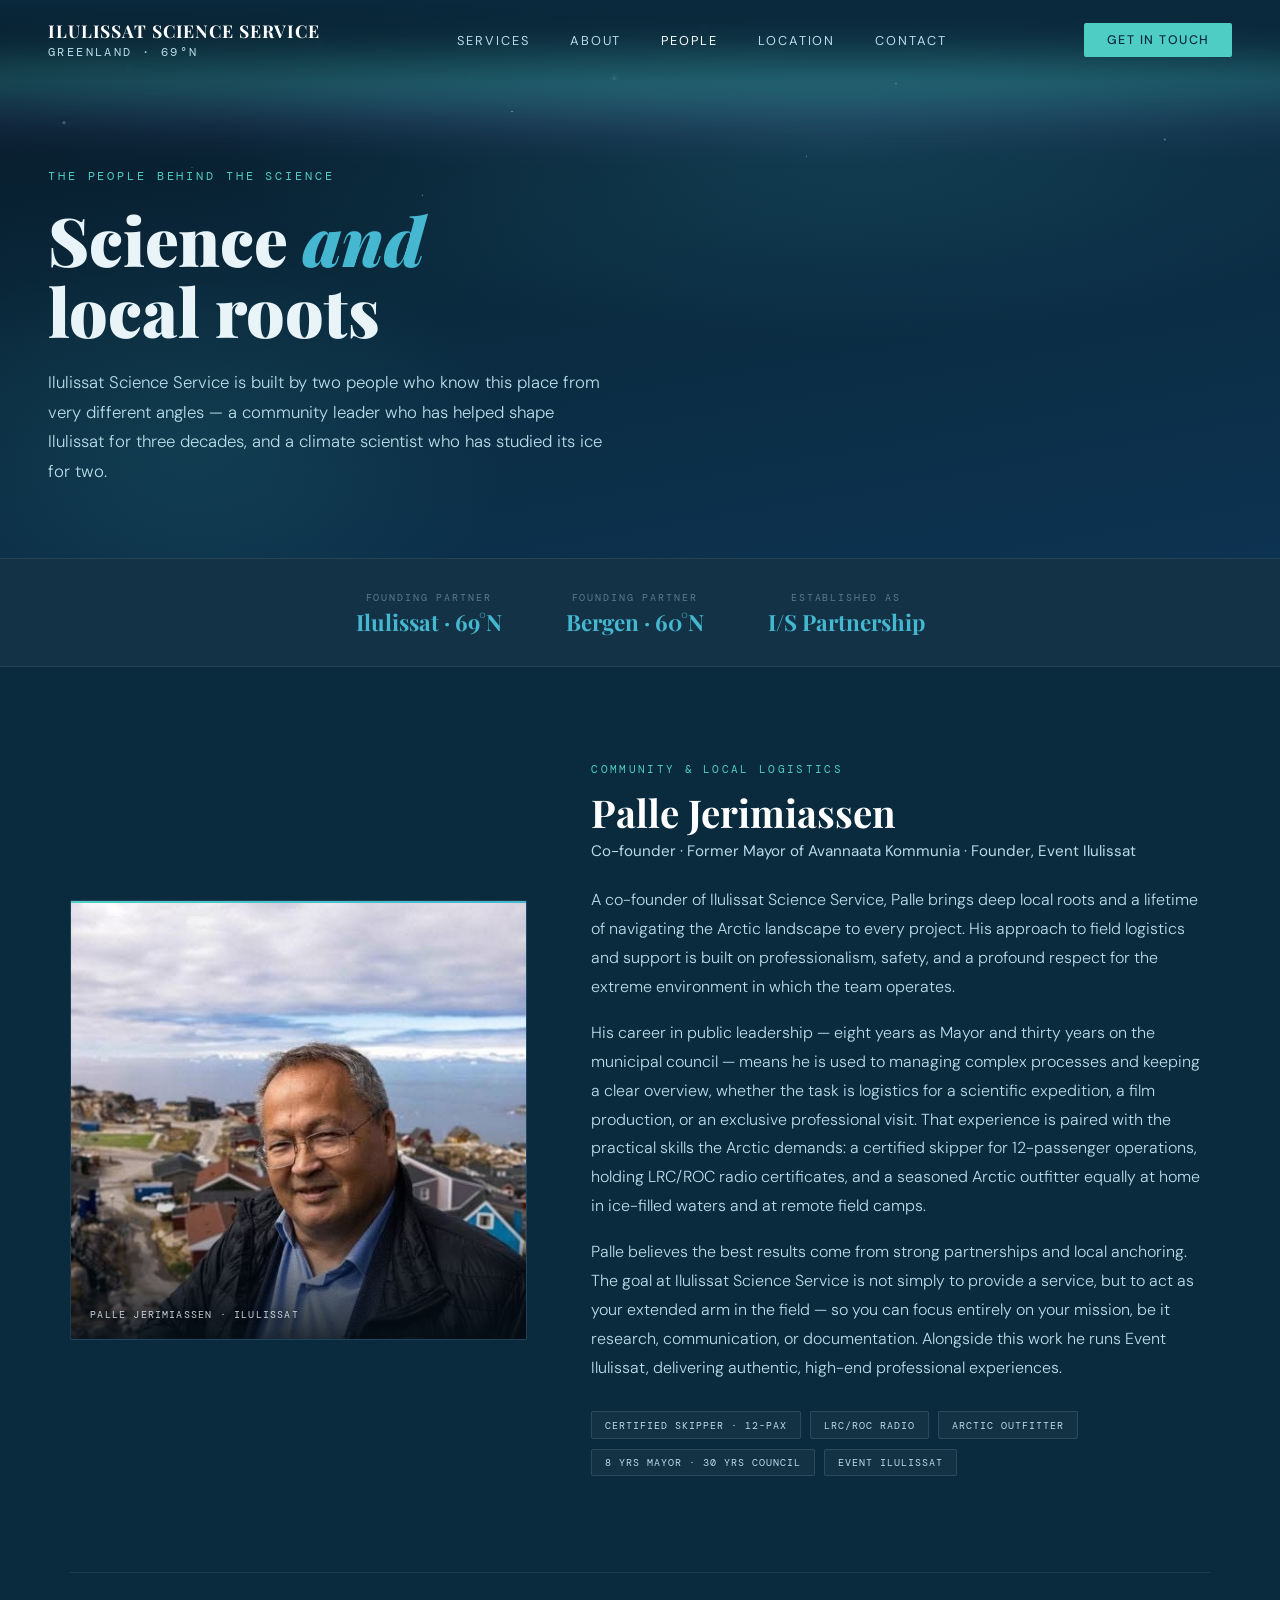
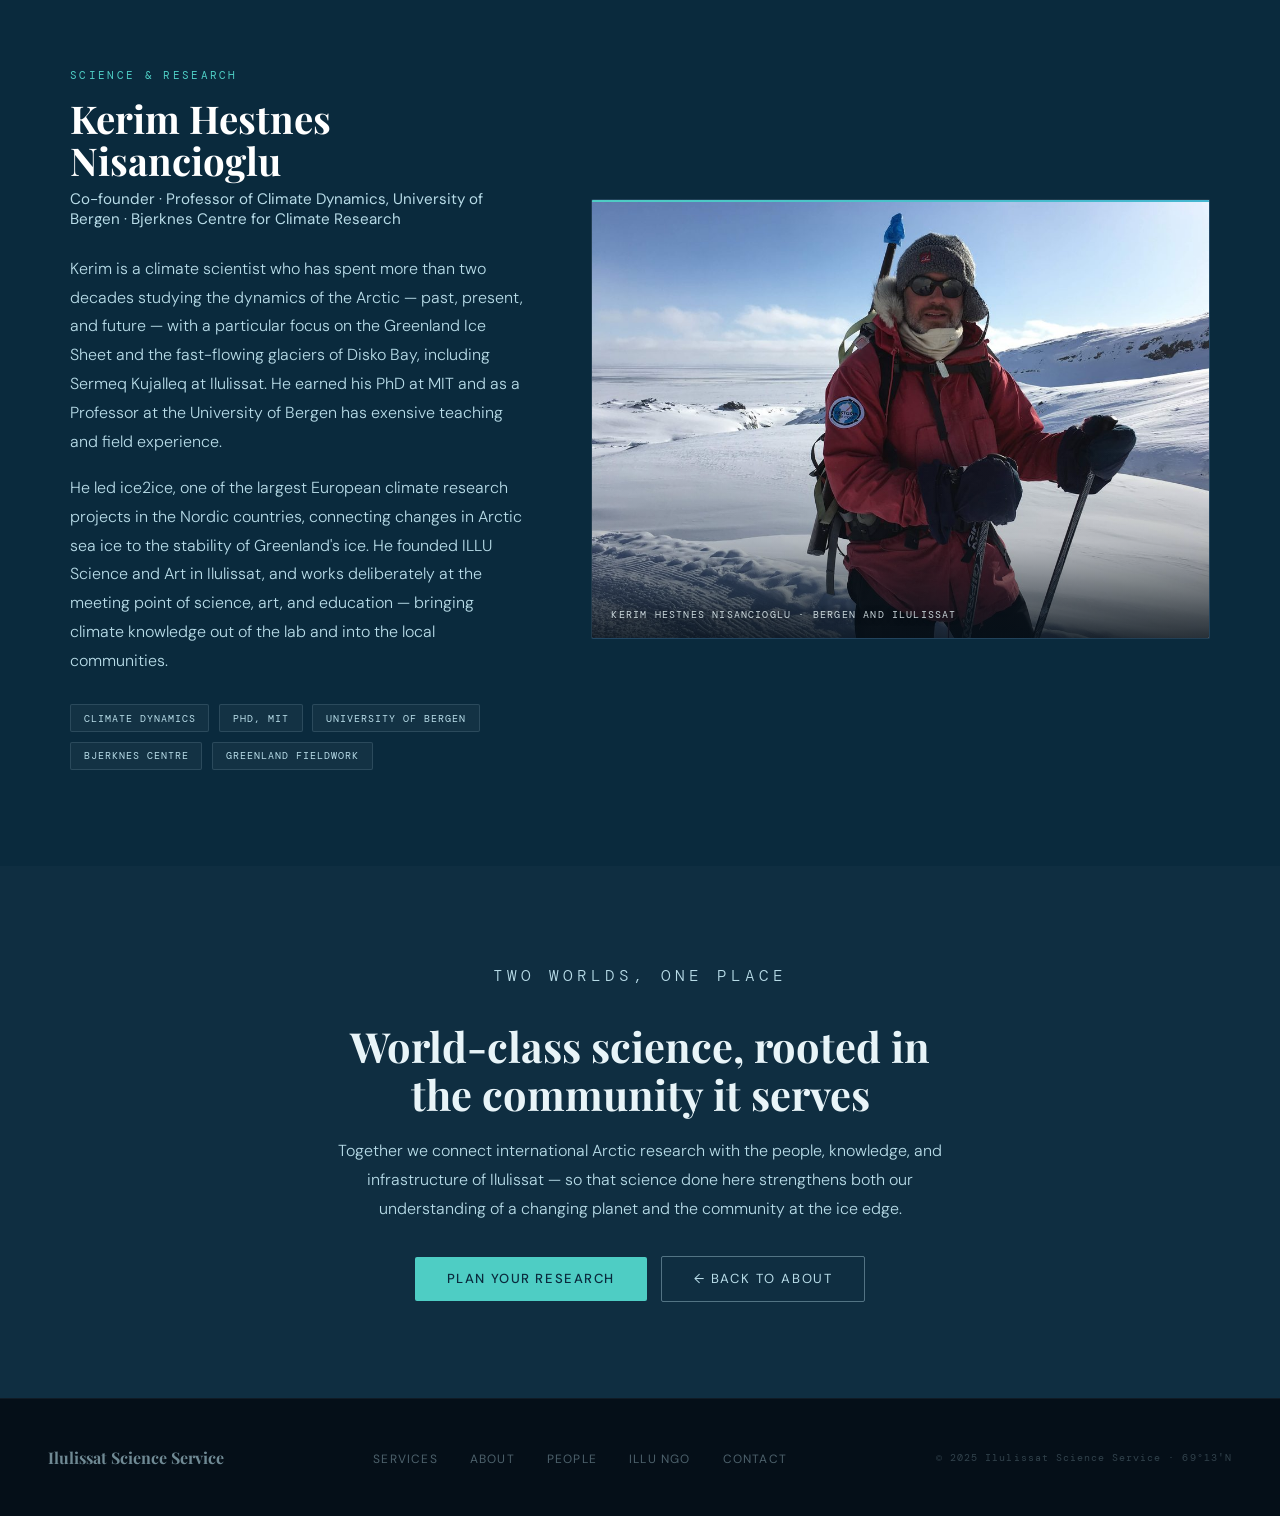
<file: team.html>
<!DOCTYPE html>
<html lang="en">
<head>
<meta charset="UTF-8">
<meta name="viewport" content="width=device-width, initial-scale=1.0">
<title>The People · Ilulissat Science Service</title>
<meta name="description" content="The people behind Ilulissat Science Service — Kerim Hestnes Nisancioglu and Palle Jerimiassen.">
<link href="https://fonts.googleapis.com/css2?family=Playfair+Display:wght@400;700;900&family=DM+Sans:wght@300;400;500&family=DM+Mono:wght@400;500&display=swap" rel="stylesheet">
<style>
:root {
--ice: #e8f4f8;
--glacier: #b8dce8;
--deep: #0a2a3d;
--ocean: #1a4a6b;
--aurora-green: #4ecdc4;
--aurora-blue: #45b7d1;
--aurora-purple: #a29bfe;
--warm: #f5e6c8;
--text: #0d1f2d;
--muted: #5a7a8a;
}

*, *::before, *::after { box-sizing: border-box; margin: 0; padding: 0; }

html { scroll-behavior: smooth; }

body {
font-family: 'DM Sans', sans-serif;
background: var(--deep);
color: var(--ice);
overflow-x: hidden;
}

/* ── NAV ── */
nav {
position: fixed;
top: 0; left: 0; right: 0;
z-index: 100;
display: flex;
justify-content: space-between;
align-items: center;
padding: 1.2rem 3rem;
background: linear-gradient(to bottom, rgba(10,42,61,0.95), transparent);
backdrop-filter: blur(2px);
}
.nav-logo {
font-family: 'DM Mono', monospace;
font-size: 0.75rem;
letter-spacing: 0.2em;
text-transform: uppercase;
color: var(--glacier);
line-height: 1.4;
text-decoration: none;
}
.nav-logo strong {
font-family: 'Playfair Display', serif;
font-size: 1.1rem;
font-weight: 700;
color: white;
display: block;
letter-spacing: 0.05em;
}
.nav-links {
display: flex;
gap: 2.5rem;
list-style: none;
}
.nav-links a {
font-size: 0.8rem;
letter-spacing: 0.15em;
text-transform: uppercase;
color: var(--glacier);
text-decoration: none;
transition: color 0.3s;
}
.nav-links a:hover { color: white; }
.nav-links a.active { color: white; }
.nav-cta {
font-size: 0.78rem;
letter-spacing: 0.12em;
text-transform: uppercase;
color: var(--deep);
background: var(--aurora-green);
padding: 0.55rem 1.4rem;
border-radius: 2px;
text-decoration: none;
font-weight: 500;
transition: background 0.3s, transform 0.2s;
}
.nav-cta:hover { background: white; transform: translateY(-1px); }

/* ── PAGE HEADER ── */
.page-head {
position: relative;
min-height: 62vh;
display: flex;
align-items: flex-end;
overflow: hidden;
}
.page-head-bg {
position: absolute;
inset: 0;
background:
radial-gradient(ellipse 80% 60% at 65% 25%, rgba(69,183,209,0.15) 0%, transparent 60%),
radial-gradient(ellipse 50% 70% at 15% 80%, rgba(78,205,196,0.1) 0%, transparent 50%),
linear-gradient(170deg, #061624 0%, #0a2a3d 45%, #0d3352 100%);
}
/* Aurora strips */
.aurora {
position: absolute;
top: 0; left: 0; right: 0;
height: 50%;
overflow: hidden;
pointer-events: none;
}
.aurora-band {
position: absolute;
width: 140%;
left: -20%;
border-radius: 100%;
filter: blur(18px);
animation: aurora-drift 8s ease-in-out infinite alternate;
}
.aurora-band:nth-child(1) { top: 14%; background: var(--aurora-green); height: 60px; opacity: 0.25; animation-duration: 9s; }
.aurora-band:nth-child(2) { top: 26%; background: var(--aurora-blue); height: 40px; opacity: 0.18; animation-delay: 2s; animation-duration: 11s; }
.aurora-band:nth-child(3) { top: 38%; background: var(--aurora-purple); height: 30px; opacity: 0.12; animation-delay: 4s; animation-duration: 7s; }
@keyframes aurora-drift {
from { transform: translateX(0) skewY(-1deg); opacity: 0.1; }
to   { transform: translateX(8%) skewY(1deg); opacity: 0.3; }
}
.stars {
position: absolute;
inset: 0;
background-image:
radial-gradient(1px 1px at 10% 12%, rgba(255,255,255,0.7) 0%, transparent 100%),
radial-gradient(1px 1px at 25% 8%, rgba(255,255,255,0.5) 0%, transparent 100%),
radial-gradient(1px 1px at 40% 20%, rgba(255,255,255,0.8) 0%, transparent 100%),
radial-gradient(1px 1px at 55% 5%, rgba(255,255,255,0.4) 0%, transparent 100%),
radial-gradient(1px 1px at 70% 15%, rgba(255,255,255,0.6) 0%, transparent 100%),
radial-gradient(1px 1px at 85% 10%, rgba(255,255,255,0.5) 0%, transparent 100%),
radial-gradient(1px 1px at 15% 30%, rgba(255,255,255,0.3) 0%, transparent 100%),
radial-gradient(1px 1px at 33% 35%, rgba(255,255,255,0.5) 0%, transparent 100%),
radial-gradient(1px 1px at 63% 28%, rgba(255,255,255,0.4) 0%, transparent 100%),
radial-gradient(2px 2px at 5% 22%, rgba(255,255,255,0.4) 0%, transparent 100%),
radial-gradient(2px 2px at 48% 14%, rgba(255,255,255,0.5) 0%, transparent 100%),
radial-gradient(1.5px 1.5px at 91% 25%, rgba(255,255,255,0.4) 0%, transparent 100%);
}
.page-head-content {
position: relative;
z-index: 10;
padding: 0 3rem 4.5rem;
max-width: 720px;
animation: fade-up 1.2s ease both;
}
@keyframes fade-up {
from { opacity: 0; transform: translateY(30px); }
to   { opacity: 1; transform: translateY(0); }
}
.head-eyebrow {
font-family: 'DM Mono', monospace;
font-size: 0.72rem;
letter-spacing: 0.25em;
text-transform: uppercase;
color: var(--aurora-green);
margin-bottom: 1.2rem;
}
.page-head h1 {
font-family: 'Playfair Display', serif;
font-size: clamp(2.4rem, 5.5vw, 4.2rem);
font-weight: 900;
line-height: 1.06;
margin-bottom: 1.4rem;
}
.page-head h1 em { font-style: italic; color: var(--aurora-blue); }
.head-sub {
font-size: 1.05rem;
font-weight: 300;
line-height: 1.75;
color: var(--glacier);
max-width: 560px;
}

/* ── PARTNERSHIP STRIP ── */
.partner-strip {
background: rgba(255,255,255,0.04);
border-top: 1px solid rgba(184,220,232,0.1);
border-bottom: 1px solid rgba(184,220,232,0.1);
padding: 2rem 3rem;
display: flex;
justify-content: center;
gap: 4rem;
flex-wrap: wrap;
text-align: center;
}
.partner-item .label {
font-family: 'DM Mono', monospace;
font-size: 0.65rem;
letter-spacing: 0.18em;
text-transform: uppercase;
color: var(--muted);
margin-bottom: 0.35rem;
}
.partner-item .val {
font-family: 'Playfair Display', serif;
font-size: 1.4rem;
font-weight: 700;
color: var(--aurora-blue);
line-height: 1.1;
}

/* ── TEAM ── */
.team {
max-width: 1140px;
margin: 0 auto;
}
section { padding: 6rem 3rem; }

.section-label {
font-family: 'DM Mono', monospace;
font-size: 0.68rem;
letter-spacing: 0.25em;
text-transform: uppercase;
color: var(--aurora-green);
margin-bottom: 1rem;
}

.profile {
display: grid;
grid-template-columns: 0.85fr 1.15fr;
gap: 4rem;
align-items: center;
}
.profile + .profile { margin-top: 6rem; padding-top: 6rem; border-top: 1px solid rgba(184,220,232,0.1); }
.profile.reverse .portrait { order: 2; }

/* Portrait — gradient card with monogram. Swap for a photo: see note below. */
.portrait {
position: relative;
height: 440px;
border-radius: 2px;
overflow: hidden;
background: linear-gradient(135deg, #0d3352 0%, #0a2233 100%);
border: 1px solid rgba(184,220,232,0.12);
display: flex;
align-items: center;
justify-content: center;
}
.portrait::before {
content: '';
position: absolute;
top: 0; left: 0; right: 0;
height: 2px;
background: linear-gradient(90deg, var(--aurora-green), var(--aurora-blue));
z-index: 3;
}
.portrait img {
position: absolute;
inset: 0;
width: 100%;
height: 100%;
object-fit: cover;
object-position: center;
display: block;
z-index: 0;
}
/* Legibility scrim behind the caption when a photo is present */
.portrait.has-photo::after {
content: '';
position: absolute;
inset: 0;
background: linear-gradient(to top, rgba(5,15,24,0.85) 0%, rgba(5,15,24,0.25) 22%, transparent 45%);
z-index: 1;
pointer-events: none;
}
.portrait .monogram {
font-family: 'Playfair Display', serif;
font-size: 6rem;
font-weight: 900;
color: rgba(184,220,232,0.18);
letter-spacing: 0.05em;
}
.portrait .portrait-tag {
position: absolute;
bottom: 1.1rem;
left: 1.2rem;
right: 1.2rem;
z-index: 2;
font-family: 'DM Mono', monospace;
font-size: 0.62rem;
letter-spacing: 0.12em;
text-transform: uppercase;
color: rgba(232,244,248,0.85);
text-shadow: 0 1px 6px rgba(5,15,24,0.7);
}

.profile-eyebrow {
font-family: 'DM Mono', monospace;
font-size: 0.66rem;
letter-spacing: 0.22em;
text-transform: uppercase;
color: var(--aurora-green);
margin-bottom: 0.9rem;
}
.profile-name {
font-family: 'Playfair Display', serif;
font-size: clamp(1.8rem, 3vw, 2.4rem);
font-weight: 700;
line-height: 1.1;
color: white;
margin-bottom: 0.5rem;
}
.profile-role {
font-size: 0.95rem;
font-weight: 400;
color: var(--glacier);
margin-bottom: 1.6rem;
}
.profile-bio p {
font-size: 1rem;
font-weight: 300;
line-height: 1.8;
color: var(--glacier);
margin-bottom: 1.1rem;
}
.profile-bio p:last-child { margin-bottom: 0; }

.cred-tags {
display: flex;
flex-wrap: wrap;
gap: 0.6rem;
margin-top: 1.8rem;
}
.cred-tag {
font-family: 'DM Mono', monospace;
font-size: 0.62rem;
letter-spacing: 0.1em;
text-transform: uppercase;
color: var(--glacier);
background: rgba(255,255,255,0.04);
border: 1px solid rgba(184,220,232,0.14);
padding: 0.4rem 0.8rem;
border-radius: 2px;
}

/* ── CLOSING ── */
.closing {
background: rgba(255,255,255,0.02);
text-align: center;
}
.closing-inner { max-width: 640px; margin: 0 auto; }
.closing h2 {
font-family: 'Playfair Display', serif;
font-size: clamp(1.8rem, 3.5vw, 2.6rem);
font-weight: 700;
line-height: 1.15;
margin-bottom: 1.2rem;
}
.closing p {
font-size: 1rem;
font-weight: 300;
line-height: 1.8;
color: var(--glacier);
margin-bottom: 2rem;
}
.btn-primary {
display: inline-block;
padding: 0.85rem 2rem;
background: var(--aurora-green);
color: var(--deep);
font-size: 0.82rem;
font-weight: 500;
letter-spacing: 0.12em;
text-transform: uppercase;
text-decoration: none;
border-radius: 2px;
transition: background 0.3s, transform 0.2s;
}
.btn-primary:hover { background: white; transform: translateY(-2px); }
.btn-ghost {
display: inline-block;
padding: 0.85rem 2rem;
border: 1px solid rgba(184,220,232,0.4);
color: var(--glacier);
font-size: 0.82rem;
font-weight: 400;
letter-spacing: 0.12em;
text-transform: uppercase;
text-decoration: none;
border-radius: 2px;
transition: border-color 0.3s, color 0.3s;
margin-left: 0.6rem;
}
.btn-ghost:hover { border-color: white; color: white; }

/* ── FOOTER ── */
footer {
background: #050f18;
padding: 3rem;
display: flex;
justify-content: space-between;
align-items: center;
flex-wrap: wrap;
gap: 1.5rem;
border-top: 1px solid rgba(184,220,232,0.06);
}
.footer-logo {
font-family: 'Playfair Display', serif;
font-size: 1rem;
font-weight: 700;
color: rgba(184,220,232,0.6);
}
.footer-links { display: flex; gap: 2rem; list-style: none; }
.footer-links a {
font-size: 0.75rem;
letter-spacing: 0.1em;
text-transform: uppercase;
color: rgba(184,220,232,0.4);
text-decoration: none;
transition: color 0.3s;
}
.footer-links a:hover { color: var(--glacier); }
.footer-copy {
font-family: 'DM Mono', monospace;
font-size: 0.65rem;
letter-spacing: 0.1em;
color: rgba(184,220,232,0.25);
}

/* ── RESPONSIVE ── */
@media (max-width: 900px) {
nav { padding: 1rem 1.5rem; }
.nav-links { display: none; }
section { padding: 4rem 1.5rem; }
.page-head-content { padding: 0 1.5rem 3.5rem; }
.partner-strip { gap: 2.5rem; padding: 2rem 1.5rem; }
.profile { grid-template-columns: 1fr; gap: 2.5rem; }
.profile.reverse .portrait { order: 0; }
.profile + .profile { margin-top: 4rem; padding-top: 4rem; }
.portrait { height: 320px; }
.btn-ghost { margin-left: 0; margin-top: 0.8rem; }
footer { flex-direction: column; align-items: flex-start; }
}
@media (prefers-reduced-motion: reduce) {
.aurora-band { animation: none; }
.page-head-content { animation: none; }
html { scroll-behavior: auto; }
}
</style>
</head>
<body>

<!-- NAV -->
<nav>
<a href="index.html" class="nav-logo">
<strong>Ilulissat Science Service</strong>
Greenland · 69°N
</a>
<ul class="nav-links">
<li><a href="index.html#services">Services</a></li>
<li><a href="index.html#about">About</a></li>
<li><a href="team.html" class="active">People</a></li>
<li><a href="index.html#location">Location</a></li>
<li><a href="index.html#contact">Contact</a></li>
</ul>
<a href="index.html#contact" class="nav-cta">Get in Touch</a>
</nav>

<!-- PAGE HEADER -->
<header class="page-head">
<div class="page-head-bg"></div>
<div class="stars"></div>
<div class="aurora">
<div class="aurora-band"></div>
<div class="aurora-band"></div>
<div class="aurora-band"></div>
</div>
<div class="page-head-content">
<p class="head-eyebrow">The people behind the science</p>
<h1>Science <em>and</em><br>local roots</h1>
<p class="head-sub">Ilulissat Science Service is built by two people who know this place from very different angles — a community leader who has helped shape Ilulissat for three decades, and a climate scientist who has studied its ice for two.</p>
</div>
</header>

<!-- PARTNERSHIP STRIP -->
<div class="partner-strip">
<div class="partner-item">
<div class="label">Founding partner</div>
<div class="val">Ilulissat · 69°N</div>
</div>
<div class="partner-item">
<div class="label">Founding partner</div>
<div class="val">Bergen · 60°N</div>
</div>
<div class="partner-item">
<div class="label">Established as</div>
<div class="val">I/S Partnership</div>
</div>
</div>

<!-- TEAM -->
<section>
<div class="team">

  <!-- Palle -->
  <div class="profile">
    <div class="portrait has-photo">
      <span class="monogram">PJ</span>
      <img src="palle.jpg" alt="Palle Jerimiassen above Ilulissat, Disko Bay" style="object-position: 56% center;">
      <span class="portrait-tag">Palle Jerimiassen · Ilulissat</span>
    </div>
    <div class="profile-text">
      <p class="profile-eyebrow">Community &amp; local logistics</p>
      <h2 class="profile-name">Palle Jerimiassen</h2>
      <p class="profile-role">Co-founder · Former Mayor of Avannaata Kommunia · Founder, Event Ilulissat</p>
      <div class="profile-bio">
        <p>A co-founder of Ilulissat Science Service, Palle brings deep local roots and a lifetime of navigating the Arctic landscape to every project. His approach to field logistics and support is built on professionalism, safety, and a profound respect for the extreme environment in which the team operates.</p>
        <p>His career in public leadership — eight years as Mayor and thirty years on the municipal council — means he is used to managing complex processes and keeping a clear overview, whether the task is logistics for a scientific expedition, a film production, or an exclusive professional visit. That experience is paired with the practical skills the Arctic demands: a certified skipper for 12-passenger operations, holding LRC/ROC radio certificates, and a seasoned Arctic outfitter equally at home in ice-filled waters and at remote field camps.</p>
        <p>Palle believes the best results come from strong partnerships and local anchoring. The goal at Ilulissat Science Service is not simply to provide a service, but to act as your extended arm in the field — so you can focus entirely on your mission, be it research, communication, or documentation. Alongside this work he runs Event Ilulissat, delivering authentic, high-end professional experiences.</p>
      </div>
      <div class="cred-tags">
        <span class="cred-tag">Certified skipper · 12-pax</span>
        <span class="cred-tag">LRC/ROC radio</span>
        <span class="cred-tag">Arctic outfitter</span>
        <span class="cred-tag">8 yrs Mayor · 30 yrs council</span>
        <span class="cred-tag">Event Ilulissat</span>
      </div>
    </div>
  </div>

  <!-- Kerim -->
  <div class="profile reverse">
    <div class="portrait has-photo">
      <span class="monogram">KN</span>
      <img src="kerim.jpg" alt="Kerim Hestnes Nisancioglu during fieldwork on Disko Island" style="object-position: center;">
      <span class="portrait-tag">Kerim Hestnes Nisancioglu · Bergen and Ilulissat</span>
    </div>
    <div class="profile-text">
      <p class="profile-eyebrow">Science &amp; research</p>
      <h2 class="profile-name">Kerim Hestnes Nisancioglu</h2>
      <p class="profile-role">Co-founder · Professor of Climate Dynamics, University of Bergen · Bjerknes Centre for Climate Research</p>
      <div class="profile-bio">
        <p>Kerim is a climate scientist who has spent more than two decades studying the dynamics of the Arctic — past, present, and future — with a particular focus on the Greenland Ice Sheet and the fast-flowing glaciers of Disko Bay, including Sermeq Kujalleq at Ilulissat. He earned his PhD at MIT and as a Professor at the University of Bergen has exensive teaching and field experience.</p>
        <p>He led ice2ice, one of the largest European climate research projects in the Nordic countries, connecting changes in Arctic sea ice to the stability of Greenland's ice. He founded ILLU Science and Art in Ilulissat, and works deliberately at the meeting point of science, art, and education — bringing climate knowledge out of the lab and into the local communities.</p>
      </div>
      <div class="cred-tags">
        <span class="cred-tag">Climate Dynamics</span>
        <span class="cred-tag">PhD, MIT</span>
        <span class="cred-tag">University of Bergen</span>
        <span class="cred-tag">Bjerknes Centre</span>
        <span class="cred-tag">Greenland fieldwork</span>
      </div>
    </div>
  </div>

</div>
</section>

<!-- CLOSING -->
<section class="closing">
<div class="closing-inner">
<p class="section-label">Two worlds, one place</p>
<h2>World-class science, rooted in the community it serves</h2>
<p>Together we connect international Arctic research with the people, knowledge, and infrastructure of Ilulissat — so that science done here strengthens both our understanding of a changing planet and the community at the ice edge.</p>
<a href="index.html#contact" class="btn-primary">Plan your research</a>
<a href="index.html#about" class="btn-ghost">← Back to About</a>
</div>
</section>

<!-- FOOTER -->
<footer>
<div class="footer-logo">Ilulissat Science Service</div>
<ul class="footer-links">
<li><a href="index.html#services">Services</a></li>
<li><a href="index.html#about">About</a></li>
<li><a href="team.html">People</a></li>
<li><a href="https://illu.gl" target="_blank" rel="noopener">ILLU NGO</a></li>
<li><a href="index.html#contact">Contact</a></li>
</ul>
<div class="footer-copy">© 2025 Ilulissat Science Service · 69°13′N</div>
</footer>

</body>
</html>
</file>
